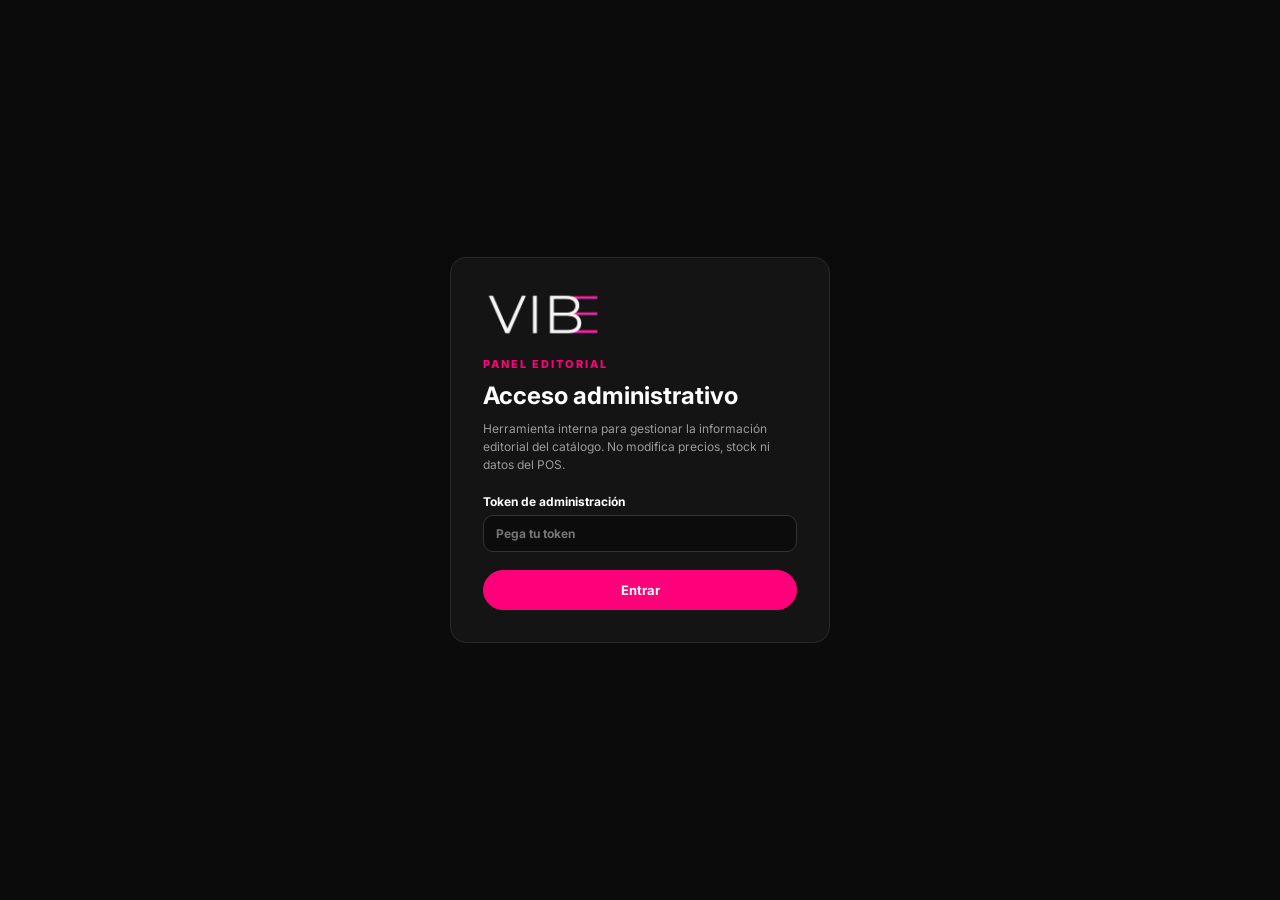
<file: admin/index.html>
<!doctype html>
<html lang="es">
<head>
<meta charset="UTF-8">
<meta name="viewport" content="width=device-width,initial-scale=1">
<meta name="robots" content="noindex, nofollow">
<title>VIBE — Panel editorial</title>
<link rel="icon" type="image/png" sizes="16x16" href="/assets/favicon/favicon-16.png">
<link rel="icon" type="image/png" sizes="32x32" href="/assets/favicon/favicon-32.png">
<link rel="icon" type="image/png" sizes="48x48" href="/assets/favicon/favicon-48.png">
<link rel="apple-touch-icon" href="/assets/favicon/apple-touch-icon.png">
<link rel="preconnect" href="https://fonts.googleapis.com">
<link rel="preconnect" href="https://fonts.gstatic.com" crossorigin>
<link href="https://fonts.googleapis.com/css2?family=Inter:wght@400;500;600;700;800&display=swap" rel="stylesheet">
<link rel="stylesheet" href="/admin/admin.css">
</head>
<body>

<div id="loginGate" class="login-gate">
  <div class="login-box">
    <img class="login-logo" src="/assets/brand/logo/vibe-logo-light.png" alt="VIBE">
    <p class="eyebrow">Panel editorial</p>
    <h1>Acceso administrativo</h1>
    <p class="hint">Herramienta interna para gestionar la información editorial del catálogo. No modifica precios, stock ni datos del POS.</p>
    <label>Token de administración
      <input id="tokenInput" type="password" placeholder="Pega tu token" autocomplete="off">
    </label>
    <button id="tokenSubmit" class="button dark full">Entrar</button>
    <p id="loginError" class="login-error hidden"></p>
  </div>
</div>

<!-- Fase 52 — Admin organizado por áreas de trabajo: barra lateral en
     escritorio, navegación inferior en mobile. -->
<div id="adminShell" class="admin-shell hidden">
  <aside class="admin-sidebar" aria-label="Áreas del panel">
    <div class="sidebar-brand">
      <img src="/assets/brand/logo/vibe-logo-light.png" alt="VIBE">
      <span>Panel editorial</span>
    </div>
    <nav class="sidebar-nav" id="adminNav">
      <button type="button" class="nav-item active" data-view="home" id="navHome"><span class="nav-ico" aria-hidden="true">◇</span><span>Inicio</span></button>
      <button type="button" class="nav-item" data-view="products" id="navProducts"><span class="nav-ico" aria-hidden="true">▢</span><span>Productos</span></button>
      <button type="button" class="nav-item" data-view="taxonomy" id="navTaxonomy"><span class="nav-ico" aria-hidden="true">≡</span><span>Clasificación</span></button>
      <button type="button" class="nav-item" data-view="merch" id="navMerch"><span class="nav-ico" aria-hidden="true">✦</span><span>Vitrinas</span></button>
      <button type="button" class="nav-item" data-view="hero" id="navHero"><span class="nav-ico" aria-hidden="true">◐</span><span>Carrusel</span></button>
      <button type="button" class="nav-item" data-view="orders" id="navOrders"><span class="nav-ico" aria-hidden="true">✉</span><span>Pedidos</span></button>
      <button type="button" class="nav-item" data-view="analytics" id="navAnalytics"><span class="nav-ico" aria-hidden="true">◔</span><span>Analítica</span></button>
    </nav>
    <button id="logoutButton" type="button" class="sidebar-logout">Salir</button>
  </aside>

  <div class="admin-content">
    <!-- Inicio: cifras reales del catálogo y accesos a lo que estás trabajando. -->
    <main id="homeApp" class="admin-main view-panel" data-view-panel="home">
      <header class="view-head">
        <div class="view-head-row"><p class="eyebrow">Inicio</p><button type="button" id="mobileLogout" class="mobile-logout">Salir</button></div>
        <h1>Tu catálogo VIBE</h1>
        <p class="view-sub">Resumen de lo que hoy se ve en el catálogo público. Tú decides qué productos trabajar y publicar.</p>
      </header>
      <p id="homeError" class="login-error hidden"></p>
      <div class="home-stats" id="homeStats"></div>
      <div class="home-grid">
        <section class="home-panel">
          <div class="panel-head"><h2>Publicados</h2><button type="button" class="link-btn" data-goto="products" data-status="published">Ver en Productos</button></div>
          <div id="homePublished" class="home-list"></div>
        </section>
        <section class="home-panel">
          <div class="panel-head"><h2>Pedidos recientes</h2><button type="button" class="link-btn" data-goto="orders">Ver todos</button></div>
          <div id="homeOrders" class="home-list"></div>
        </section>
      </div>
    </main>

    <!-- Productos -->
    <main id="app" class="admin-main view-panel hidden" data-view-panel="products">
      <header class="view-head">
        <p class="eyebrow">Productos</p>
        <h1>Productos del POS</h1>
        <p class="view-sub">Nombre, precio y disponibilidad vienen del POS. Aquí trabajas la ficha editorial y decides qué se publica.</p>
      </header>
      <section class="toolbar">
        <input id="searchInput" type="search" placeholder="Buscar por nombre, id o categoría" aria-label="Buscar productos">
        <select id="filterCategory" aria-label="Filtrar por categoría">
          <option value="all">Todas las categorías</option>
        </select>
      </section>
      <div class="chip-row" id="statusChips" role="group" aria-label="Filtrar por estado">
        <button type="button" class="chip active" data-status="all">Todos</button>
        <button type="button" class="chip" data-status="published">Publicados</button>
        <button type="button" class="chip" data-status="unpublished">No publicados</button>
        <button type="button" class="chip" data-status="with_ficha">Con ficha</button>
        <button type="button" class="chip" data-status="unclassified">Sin categoría VIBE</button>
        <button type="button" class="chip" data-status="review">Revisión pendiente</button>
        <button type="button" class="chip" data-status="unavailable">Agotados</button>
      </div>
      <p class="result-line"><span id="resultCount" class="result-count"></span></p>
      <p id="loadError" class="login-error hidden"></p>
      <div id="productRows" class="product-list" role="list"></div>
    </main>

    <!-- Clasificación (consulta): cómo está organizado hoy el catálogo. -->
    <main id="taxonomyApp" class="admin-main view-panel hidden" data-view-panel="taxonomy">
      <header class="view-head">
        <p class="eyebrow">Clasificación</p>
        <h1>Clasificación VIBE</h1>
        <p class="view-sub">Grupo › Categoría › Subcategoría. Aquí creas, renombras, mueves y eliminas categorías y subcategorías; cada cambio muestra los productos afectados y pide confirmación. La categoría POS es el dato de origen y no se modifica. Para cambiar la clasificación de un producto, ábrelo desde aquí.</p>
      </header>
      <p id="taxNotice" class="orders-notice hidden" role="status" aria-live="polite"></p>
      <div id="taxonomyTree" class="taxonomy-tree"></div>
      <section class="home-panel" id="taxonomyPosPanel">
        <div class="panel-head"><h2>Categorías de origen (POS)</h2></div>
        <div id="taxonomyPos" class="pos-chips"></div>
      </section>
    </main>

    <main id="merchApp" class="admin-main view-panel hidden" data-view-panel="merch">
      <header class="view-head">
        <p class="eyebrow">Organización comercial</p>
        <h1>Vitrinas, colecciones y etiquetas</h1>
        <p class="view-sub">Orden y visibilidad de las secciones de la tienda, Novedades, Más elegidos, colecciones, etiquetas y asignación de productos. Nada cambia en la tienda hasta que pulses «Guardar cambios». Esto es del catálogo: no modifica el POS.</p>
      </header>
      <div class="merch-savebar">
        <span id="merchStatus" class="save-status" role="status" aria-live="polite"></span>
        <button type="button" id="merchSave" class="button dark" disabled>Guardar cambios</button>
      </div>
      <div id="merchRoot" class="merch-root"><p class="section-hint">Cargando…</p></div>
    </main>

    <main id="analyticsApp" class="admin-main view-panel hidden" data-view-panel="analytics">
      <header class="view-head">
        <p class="eyebrow">Analítica comercial</p>
        <h1>Tráfico, interés y ventas</h1>
        <p class="view-sub">Visitas y comportamiento en el catálogo (Google Analytics 4), interés por productos, categorías y vitrinas, intención de compra y ventas confirmadas del POS. Todo es de solo lectura: nada de lo que ves aquí cambia la tienda ni el POS.</p>
      </header>
      <div id="analyticsRoot" class="an-root"></div>
    </main>

    <main id="heroApp" class="admin-main view-panel hidden" data-view-panel="hero">
      <header class="view-head">
        <p class="eyebrow">Carrusel</p>
        <h1>Carrusel del Home</h1>
        <p class="view-sub">Los slides activos aparecen en el Home, en el orden mostrado. Un slide inactivo nunca se muestra públicamente.</p>
      </header>
      <section class="toolbar toolbar-end">
        <button type="button" id="newSlideBtn" class="button dark">+ Nuevo slide</button>
      </section>

      <p id="heroLoadError" class="login-error hidden"></p>

      <div class="table-wrap">
        <table class="admin-table">
          <thead>
            <tr>
              <th>Preview</th>
              <th>Contenido</th>
              <th>Orden</th>
              <th>Activo</th>
              <th></th>
            </tr>
          </thead>
          <tbody id="heroRows"></tbody>
        </table>
      </div>
    </main>

    <!-- Fase 39 — pedidos entrantes, sin edición de estado: VIBE contacta
         manualmente por WhatsApp. Fase 53 — cada pedido se puede eliminar
         (cualquier estado), siempre tras confirmar. -->
    <main id="ordersApp" class="admin-main view-panel hidden" data-view-panel="orders">
      <header class="view-head">
        <p class="eyebrow">Pedidos</p>
        <h1>Pedidos recibidos</h1>
        <p class="view-sub">Más reciente primero. Sin edición de estado: VIBE contacta manualmente por WhatsApp Business usando el número del cliente. Eliminar un pedido no modifica productos, inventario ni fichas.</p>
      </header>

      <p class="result-line"><span id="ordersCount" class="result-count"></span></p>
      <p id="ordersReview" class="orders-review hidden" role="status"></p>
      <p id="ordersNotice" class="orders-notice hidden" role="status" aria-live="polite"></p>
      <p id="ordersLoadError" class="login-error hidden"></p>

      <div class="table-wrap">
        <table class="admin-table">
          <thead>
            <tr>
              <th>Nº</th>
              <th>Fecha</th>
              <th>Cliente</th>
              <th>WhatsApp</th>
              <th>Email</th>
              <th>Ciudad</th>
              <th>Total</th>
              <th>Estado</th>
              <th>Email al cliente</th>
              <th>Aviso a VIBE</th>
              <th><span class="visually-hidden">Acciones</span></th>
            </tr>
          </thead>
          <tbody id="ordersRows"></tbody>
        </table>
      </div>
    </main>
  </div>
</div>

<!-- Editor de producto a página completa (Fase 52). -->
<dialog id="editDialog" class="editor-page" aria-label="Editor de producto">
  <button id="closeEdit" type="button" class="editor-back" aria-label="Volver a Productos">← Productos</button>
  <div id="editContent"></div>
</dialog>

<!-- Fase 53 — confirmación de eliminación de un pedido. Cancelar (o Esc)
     cierra sin tocar ningún dato. -->
<dialog id="orderDeleteDialog" class="confirm-dialog" aria-labelledby="orderDeleteTitle">
  <form method="dialog" class="confirm-box">
    <h2 id="orderDeleteTitle">¿Eliminar el pedido <span id="orderDeleteNumber"></span>?</h2>
    <p id="orderDeleteSummary" class="confirm-summary"></p>
    <p class="confirm-warning">Esta acción es permanente: el pedido se borra de la base de datos y no se puede recuperar. No modifica productos, inventario ni fichas.</p>
    <p id="orderDeleteError" class="login-error hidden" role="alert"></p>
    <div class="confirm-actions">
      <button type="submit" value="cancel" id="orderDeleteCancel" class="button">Cancelar</button>
      <button type="button" id="orderDeleteConfirm" class="button danger">Eliminar pedido</button>
    </div>
  </form>
</dialog>

<!-- Fase 56 — confirmación para quitar una imagen de una ficha. Por
     defecto solo se desvincula: el archivo original se conserva. -->
<dialog id="imageRemoveDialog" class="confirm-dialog" aria-labelledby="imageRemoveTitle">
  <form method="dialog" class="confirm-box">
    <h2 id="imageRemoveTitle">¿Quitar la imagen?</h2>
    <div id="imageRemovePreview" class="image-remove-preview"></div>
    <p class="confirm-summary">La imagen dejará de mostrarse en esta ficha y en el catálogo público. El archivo original se conserva en el almacenamiento.</p>
    <label class="checkbox-field image-remove-file"><input type="checkbox" id="imageRemoveDeleteFile"> Borrar también el archivo del almacenamiento (solo si ninguna otra ficha ni slide lo usa). No se puede deshacer.</label>
    <div class="confirm-actions">
      <button type="submit" value="cancel" id="imageRemoveCancel" class="button">Cancelar</button>
      <button type="button" id="imageRemoveConfirm" class="button danger">Quitar imagen</button>
    </div>
  </form>
</dialog>

<!-- Fase 56 — acciones sobre categorías y subcategorías. -->
<dialog id="taxDialog" class="confirm-dialog" aria-labelledby="taxDialogTitle">
  <form method="dialog" class="confirm-box tax-dialog">
    <h2 id="taxDialogTitle"></h2>
    <div id="taxDialogBody"></div>
    <p id="taxDialogError" class="login-error hidden" role="alert"></p>
    <div class="confirm-actions">
      <button type="submit" value="cancel" class="button">Cancelar</button>
      <button type="button" id="taxDialogConfirm" class="button dark">Guardar</button>
    </div>
  </form>
</dialog>

<dialog id="heroEditDialog">
  <button id="closeHeroEdit" class="x">×</button>
  <div id="heroEditContent"></div>
</dialog>

<script type="module" src="/admin/admin.js"></script>
</body>
</html>
</file>
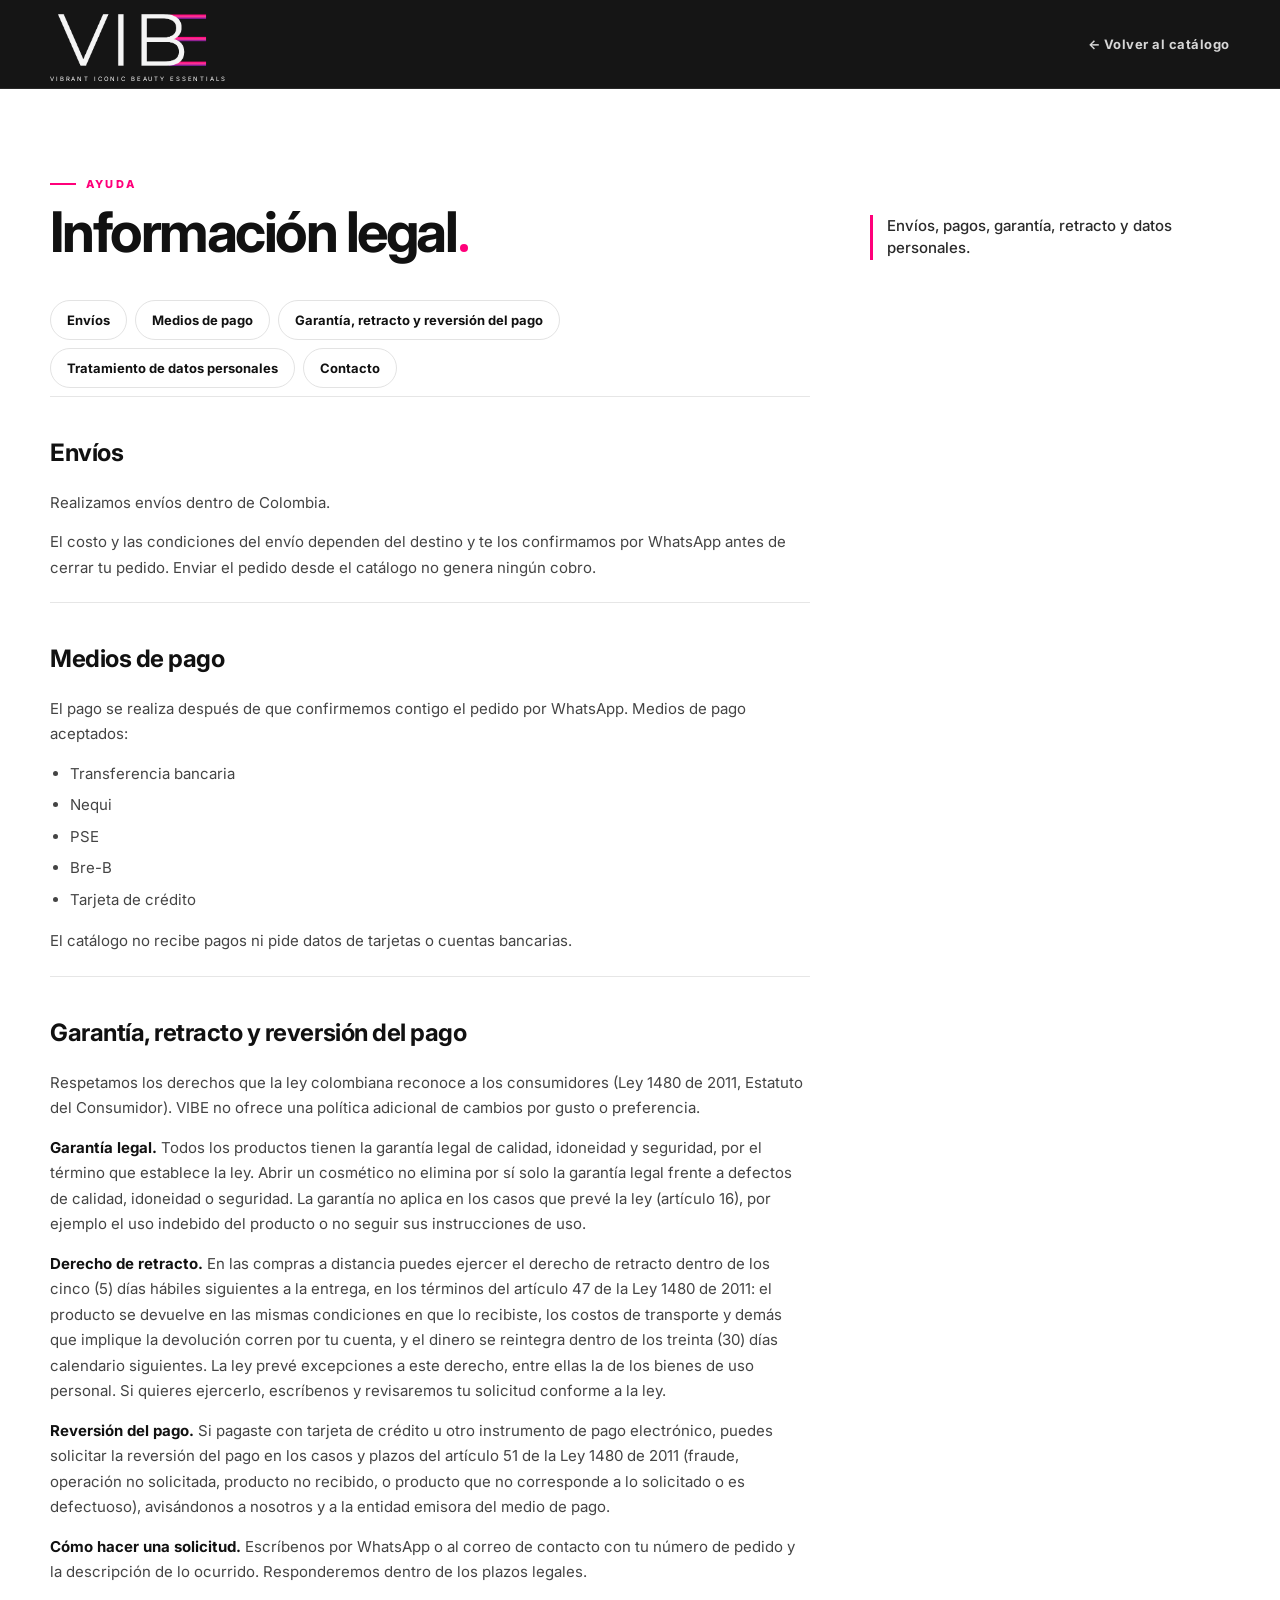
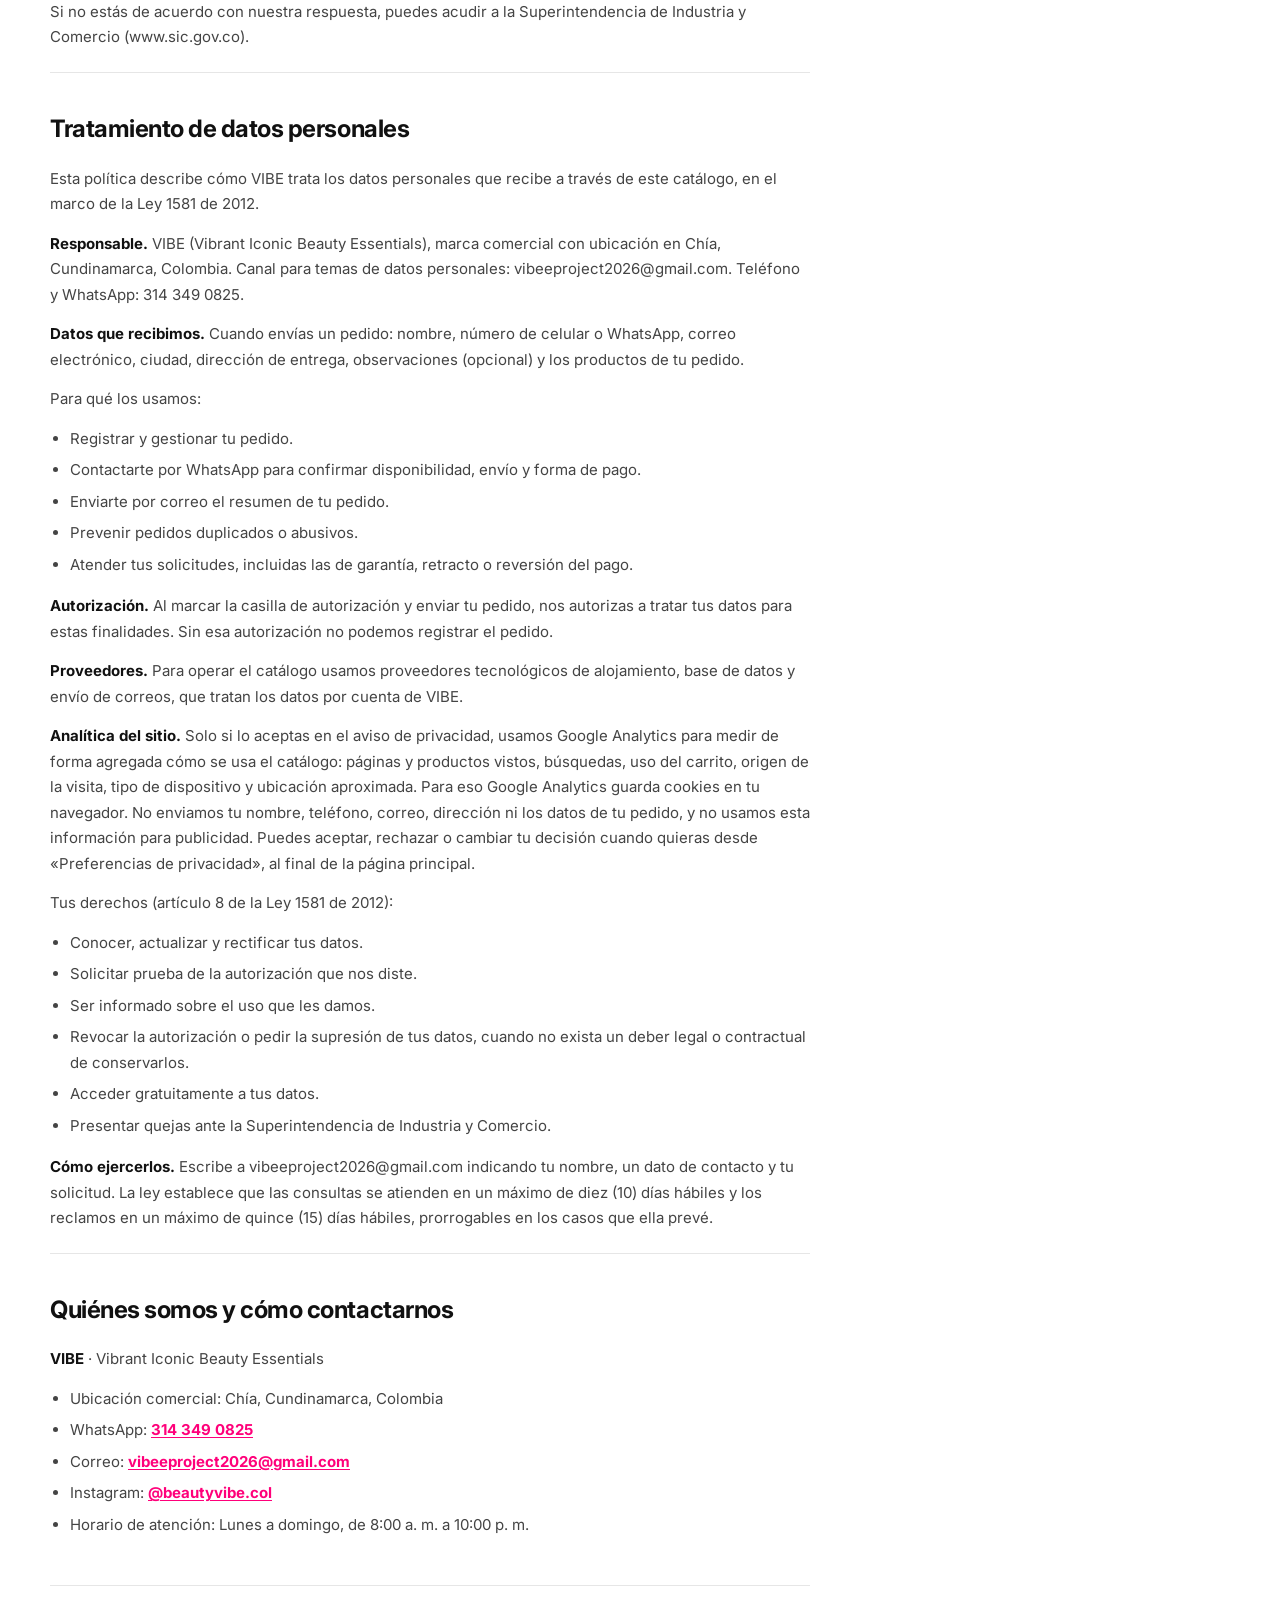
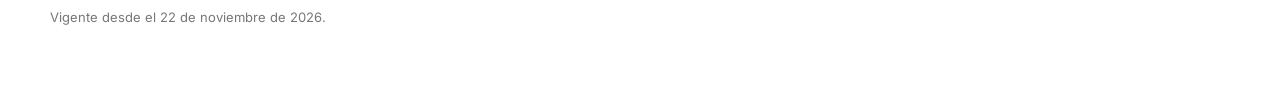
<file: legal.html>
<!doctype html>
<html lang="es">
<head>
<meta charset="UTF-8">
<meta name="viewport" content="width=device-width, initial-scale=1">
<title>Información legal · VIBE</title>
<meta name="description" content="Envíos, medios de pago, garantía, retracto y tratamiento de datos personales en VIBE.">
<link rel="canonical" href="https://www.vibebeautycol.com/legal.html">
<meta property="og:type" content="website">
<meta property="og:site_name" content="VIBE">
<meta property="og:locale" content="es_CO">
<meta property="og:url" content="https://www.vibebeautycol.com/legal.html">
<meta property="og:title" content="Información legal · VIBE">
<meta property="og:description" content="Envíos, medios de pago, garantía, retracto y tratamiento de datos personales en VIBE.">
<meta property="og:image" content="https://www.vibebeautycol.com/assets/brand/social/vibe-og-1200x630.png">
<meta property="og:image:width" content="1200">
<meta property="og:image:height" content="630">
<meta name="twitter:card" content="summary_large_image">
<meta name="theme-color" content="#0b0b0b">
<link rel="icon" type="image/png" sizes="16x16" href="assets/favicon/favicon-16.png">
<link rel="icon" type="image/png" sizes="32x32" href="assets/favicon/favicon-32.png">
<link rel="icon" type="image/png" sizes="48x48" href="assets/favicon/favicon-48.png">
<link rel="apple-touch-icon" href="assets/favicon/apple-touch-icon.png">
<link rel="preconnect" href="https://fonts.googleapis.com">
<link rel="preconnect" href="https://fonts.gstatic.com" crossorigin>
<link href="https://fonts.googleapis.com/css2?family=Inter:wght@400;500;700;800&display=swap" rel="stylesheet">
<link rel="stylesheet" href="css/styles.css">
</head>
<body class="legal-body">
<!-- Información legal y comercial de VIBE. El contenido sale de js/legal.js
     (única fuente; la misma que alimenta la columna «Legal» del pie) y se
     escribe aquí con scripts/build-legal.mjs, para que se lea sin JS. -->
<header>
  <div class="wrap nav">
    <a class="logo" href="./" aria-label="VIBE — volver al catálogo">
      <span class="logo-image"><picture><source type="image/webp" srcset="assets/brand/logo/vibe-logo-light.webp"><img src="assets/brand/logo/vibe-logo-light.png" alt="VIBE" width="504" height="207"></picture></span>
      <small>VIBRANT ICONIC BEAUTY ESSENTIALS</small>
    </a>
    <a class="legal-back" href="./#catalogo">← Volver al catálogo</a>
  </div>
</header>

<main class="faq legal-page">
  <div class="wrap">
    <div class="heading">
      <div><p class="eyebrow">AYUDA</p><h1 class="legal-title">Información legal</h1></div>
      <p>Envíos, pagos, garantía, retracto y datos personales.</p>
    </div>
    <div class="legal-doc">
<!-- legal:start (generado por scripts/build-legal.mjs; no editar a mano) -->
<nav class="legal-index" aria-label="Contenido"><ul><li><a href="#envios">Envíos</a></li><li><a href="#pagos">Medios de pago</a></li><li><a href="#cambios">Garantía, retracto y reversión del pago</a></li><li><a href="#datos">Tratamiento de datos personales</a></li><li><a href="#contacto-legal">Contacto</a></li></ul></nav><section class="legal-section" id="envios" aria-labelledby="envios-title"><h2 id="envios-title">Envíos</h2><p>Realizamos envíos dentro de Colombia.</p><p>El costo y las condiciones del envío dependen del destino y te los confirmamos por WhatsApp antes de cerrar tu pedido. Enviar el pedido desde el catálogo no genera ningún cobro.</p></section><section class="legal-section" id="pagos" aria-labelledby="pagos-title"><h2 id="pagos-title">Medios de pago</h2><p>El pago se realiza después de que confirmemos contigo el pedido por WhatsApp. Medios de pago aceptados:</p><ul><li>Transferencia bancaria</li><li>Nequi</li><li>PSE</li><li>Bre-B</li><li>Tarjeta de crédito</li></ul><p>El catálogo no recibe pagos ni pide datos de tarjetas o cuentas bancarias.</p></section><section class="legal-section" id="cambios" aria-labelledby="cambios-title"><h2 id="cambios-title">Garantía, retracto y reversión del pago</h2><p>Respetamos los derechos que la ley colombiana reconoce a los consumidores (Ley 1480 de 2011, Estatuto del Consumidor). VIBE no ofrece una política adicional de cambios por gusto o preferencia.</p><p><strong>Garantía legal.</strong> Todos los productos tienen la garantía legal de calidad, idoneidad y seguridad, por el término que establece la ley. Abrir un cosmético no elimina por sí solo la garantía legal frente a defectos de calidad, idoneidad o seguridad. La garantía no aplica en los casos que prevé la ley (artículo 16), por ejemplo el uso indebido del producto o no seguir sus instrucciones de uso.</p><p><strong>Derecho de retracto.</strong> En las compras a distancia puedes ejercer el derecho de retracto dentro de los cinco (5) días hábiles siguientes a la entrega, en los términos del artículo 47 de la Ley 1480 de 2011: el producto se devuelve en las mismas condiciones en que lo recibiste, los costos de transporte y demás que implique la devolución corren por tu cuenta, y el dinero se reintegra dentro de los treinta (30) días calendario siguientes. La ley prevé excepciones a este derecho, entre ellas la de los bienes de uso personal. Si quieres ejercerlo, escríbenos y revisaremos tu solicitud conforme a la ley.</p><p><strong>Reversión del pago.</strong> Si pagaste con tarjeta de crédito u otro instrumento de pago electrónico, puedes solicitar la reversión del pago en los casos y plazos del artículo 51 de la Ley 1480 de 2011 (fraude, operación no solicitada, producto no recibido, o producto que no corresponde a lo solicitado o es defectuoso), avisándonos a nosotros y a la entidad emisora del medio de pago.</p><p><strong>Cómo hacer una solicitud.</strong> Escríbenos por WhatsApp o al correo de contacto con tu número de pedido y la descripción de lo ocurrido. Responderemos dentro de los plazos legales.</p><p>Si no estás de acuerdo con nuestra respuesta, puedes acudir a la Superintendencia de Industria y Comercio (www.sic.gov.co).</p></section><section class="legal-section" id="datos" aria-labelledby="datos-title"><h2 id="datos-title">Tratamiento de datos personales</h2><p>Esta política describe cómo VIBE trata los datos personales que recibe a través de este catálogo, en el marco de la Ley 1581 de 2012.</p><p><strong>Responsable.</strong> VIBE (Vibrant Iconic Beauty Essentials), marca comercial con ubicación en Chía, Cundinamarca, Colombia. Canal para temas de datos personales: vibeeproject2026@gmail.com. Teléfono y WhatsApp: 314 349 0825.</p><p><strong>Datos que recibimos.</strong> Cuando envías un pedido: nombre, número de celular o WhatsApp, correo electrónico, ciudad, dirección de entrega, observaciones (opcional) y los productos de tu pedido.</p><p>Para qué los usamos:</p><ul><li>Registrar y gestionar tu pedido.</li><li>Contactarte por WhatsApp para confirmar disponibilidad, envío y forma de pago.</li><li>Enviarte por correo el resumen de tu pedido.</li><li>Prevenir pedidos duplicados o abusivos.</li><li>Atender tus solicitudes, incluidas las de garantía, retracto o reversión del pago.</li></ul><p><strong>Autorización.</strong> Al marcar la casilla de autorización y enviar tu pedido, nos autorizas a tratar tus datos para estas finalidades. Sin esa autorización no podemos registrar el pedido.</p><p><strong>Proveedores.</strong> Para operar el catálogo usamos proveedores tecnológicos de alojamiento, base de datos y envío de correos, que tratan los datos por cuenta de VIBE.</p><p><strong>Analítica del sitio.</strong> Solo si lo aceptas en el aviso de privacidad, usamos Google Analytics para medir de forma agregada cómo se usa el catálogo: páginas y productos vistos, búsquedas, uso del carrito, origen de la visita, tipo de dispositivo y ubicación aproximada. Para eso Google Analytics guarda cookies en tu navegador. No enviamos tu nombre, teléfono, correo, dirección ni los datos de tu pedido, y no usamos esta información para publicidad. Puedes aceptar, rechazar o cambiar tu decisión cuando quieras desde «Preferencias de privacidad», al final de la página principal.</p><p>Tus derechos (artículo 8 de la Ley 1581 de 2012):</p><ul><li>Conocer, actualizar y rectificar tus datos.</li><li>Solicitar prueba de la autorización que nos diste.</li><li>Ser informado sobre el uso que les damos.</li><li>Revocar la autorización o pedir la supresión de tus datos, cuando no exista un deber legal o contractual de conservarlos.</li><li>Acceder gratuitamente a tus datos.</li><li>Presentar quejas ante la Superintendencia de Industria y Comercio.</li></ul><p><strong>Cómo ejercerlos.</strong> Escribe a vibeeproject2026@gmail.com indicando tu nombre, un dato de contacto y tu solicitud. La ley establece que las consultas se atienden en un máximo de diez (10) días hábiles y los reclamos en un máximo de quince (15) días hábiles, prorrogables en los casos que ella prevé.</p></section><section class="legal-section legal-identity" id="contacto-legal" aria-labelledby="contacto-legal-title"><h2 id="contacto-legal-title">Quiénes somos y cómo contactarnos</h2>
    <p><strong>VIBE</strong> · Vibrant Iconic Beauty Essentials</p>
    <ul>
      <li>Ubicación comercial: Chía, Cundinamarca, Colombia</li>
      <li>WhatsApp: <a href="https://wa.me/573143490825" target="_blank" rel="noopener noreferrer">314 349 0825</a></li>
      <li>Correo: <a href="mailto:vibeeproject2026@gmail.com">vibeeproject2026@gmail.com</a></li>
      <li>Instagram: <a href="https://www.instagram.com/beautyvibe.col/" target="_blank" rel="noopener noreferrer">@beautyvibe.col</a></li>
      <li>Horario de atención: Lunes a domingo, de 8:00 a. m. a 10:00 p. m.</li>
    </ul></section><p class="legal-updated">Vigente desde el 22 de noviembre de 2026.</p>
<!-- legal:end -->
    </div>
  </div>
</main>
</body>
</html>
</file>
<file: admin/admin.css>
/* VIBE — Panel editorial. Utilitarian, not a landing page: reuses the
   brand's color tokens (same values as css/styles.css) but prioritizes
   density, legibility and low friction over the marketing look. This
   file is intentionally separate from css/styles.css — the public
   catalog's stylesheet is not imported or modified. */

:root{--bg:#0b0b0b;--surface:#141414;--line:#292929;--text:#fff;--muted:#9a9a9a;--pink:#FF007A;--pink2:#FF4FA3;--radius:12px}
*{box-sizing:border-box}
body{margin:0;background:#f5f5f5;color:#111;font-family:"Inter",system-ui,-apple-system,BlinkMacSystemFont,"Segoe UI",sans-serif;font-size:14px}
button,input,select,textarea{font:inherit}
.hidden{display:none!important}
.eyebrow{font-size:11px;letter-spacing:.18em;font-weight:800;color:var(--pink);margin:0 0 10px;text-transform:uppercase}

.button{border:1px solid var(--pink);border-radius:999px;min-height:40px;padding:0 18px;display:inline-flex;align-items:center;justify-content:center;font-weight:700;font-size:13px;cursor:pointer;background:transparent;color:var(--pink)}
.button.dark{background:var(--pink);color:#fff}
.button.dark:hover{background:var(--pink2)}
.button.full{width:100%}
.outline-admin{border:1px solid #333;background:transparent;color:#ccc;border-radius:999px;min-height:36px;padding:0 16px;font-size:12px;cursor:pointer}

/* Login gate */
.login-gate{position:fixed;inset:0;background:var(--bg);display:flex;align-items:center;justify-content:center;padding:20px;z-index:50}
.login-box{width:min(380px,100%);background:var(--surface);border:1px solid var(--line);border-radius:16px;padding:32px;color:#fff}
.login-box h1{margin:0 0 10px;font-size:24px}
.login-box .hint{color:var(--muted);font-size:12px;line-height:1.5;margin:0 0 20px}
.login-box label{display:block;font-size:12px;font-weight:700;margin-bottom:18px}
.login-box input{width:100%;margin-top:6px;border:1px solid #333;border-radius:10px;padding:10px 12px;background:#0c0c0c;color:#fff;outline:0}
.login-error{color:#ff6b6b;font-size:12px;margin-top:14px}

/* Header */
.admin-header{position:sticky;top:0;z-index:10;background:var(--bg);color:#fff;display:flex;align-items:center;justify-content:space-between;padding:14px 24px;border-bottom:1px solid var(--line);gap:20px}
.admin-brand{font-weight:800;letter-spacing:.02em}
.admin-brand span{color:var(--muted);font-weight:500}
.admin-tabs{display:flex;gap:6px;margin-right:auto}
.admin-tab{border:1px solid transparent;background:transparent;color:var(--muted);border-radius:999px;padding:8px 16px;font-size:13px;font-weight:700;cursor:pointer}
.admin-tab.active{background:#1e1e1e;color:#fff;border-color:var(--line)}
.admin-tab:hover:not(.active){color:#fff}

/* Main */
.admin-main{max-width:1280px;margin:0 auto;padding:24px}
.toolbar{display:flex;gap:10px;align-items:center;margin-bottom:16px;flex-wrap:wrap}
.toolbar input[type="search"]{flex:1;min-width:220px;border:1px solid #ddd;border-radius:8px;padding:9px 12px;background:#fff}
.toolbar select{border:1px solid #ddd;border-radius:8px;padding:9px 12px;background:#fff}
.result-count{color:#777;font-size:12px;margin-left:auto}

.table-wrap{background:#fff;border:1px solid #e2e2e2;border-radius:var(--radius);overflow:auto}
.admin-table{width:100%;border-collapse:collapse;min-width:900px}
.admin-table th{text-align:left;font-size:11px;letter-spacing:.06em;text-transform:uppercase;color:#888;padding:12px 14px;border-bottom:1px solid #eee;background:#fafafa;position:sticky;top:0}
.admin-table td{padding:11px 14px;border-bottom:1px solid #f0f0f0;vertical-align:middle}
.admin-table tr:hover td{background:#fdf5f9}
.prod-name{font-weight:700}
.prod-id{color:#999;font-size:11px;margin-left:6px}

.pill{display:inline-block;border-radius:999px;padding:3px 10px;font-size:11px;font-weight:700}
.pill-ok{background:#e6f8ee;color:#1a7f4c}
.pill-warn{background:#fff0e0;color:#a15c00}
.pill-muted{background:#f0f0f0;color:#777}
.pill-pink{background:#ffe3f0;color:#c30063}

.edit-link{border:0;background:none;color:var(--pink);font-weight:700;cursor:pointer;font-size:13px}

/* Edit dialog */
dialog{border:0;border-radius:16px;padding:0;width:min(720px,calc(100% - 32px));max-height:calc(100dvh - 40px);overflow:auto}
dialog::backdrop{background:#000a}
.x{position:absolute;right:14px;top:14px;border:0;background:transparent;font-size:24px;line-height:1;cursor:pointer;color:#666}
.edit-pos{background:#f7f7f7;padding:20px 28px;border-bottom:1px solid #eee}
.edit-pos h2{margin:0 0 12px;font-size:13px;letter-spacing:.08em;text-transform:uppercase;color:#888}
.section-hint{color:#aaa;font-weight:500;text-transform:none;letter-spacing:0;font-size:11px}
.edit-pos-grid{display:grid;grid-template-columns:repeat(4,1fr);gap:14px;font-size:13px}
.edit-pos-grid div span{display:block;color:#999;font-size:10px;text-transform:uppercase;letter-spacing:.06em;margin-bottom:3px}

.edit-images{padding:24px 28px;border-bottom:1px solid #eee;display:grid;gap:20px}
.edit-images h2{margin:0;font-size:13px;letter-spacing:.08em;text-transform:uppercase;color:var(--pink)}

/* Fase 34 — secciones del formulario de producto como acordeones
   (sección 6 de la fase: 12 bloques, cada campo independiente dentro,
   nunca agrupados en un solo textarea). */
.admin-accordion{border-bottom:1px solid #eee}
.admin-accordion summary{padding:16px 28px;font-size:13px;font-weight:700;letter-spacing:.02em;cursor:pointer;color:#333;list-style:revert}
.admin-accordion summary:hover{color:var(--pink)}
.admin-accordion-body{padding:4px 28px 24px;display:grid;gap:16px}
.admin-accordion-body label{display:grid;gap:6px;font-size:12px;font-weight:700;color:#333}
.admin-accordion-body input,.admin-accordion-body textarea,.admin-accordion-body select{border:1px solid #ddd;border-radius:8px;padding:9px 11px;font-size:13px;color:#111;background:#fff;font-weight:400}
.admin-accordion-body textarea{min-height:60px;resize:vertical}
.image-block{display:grid;gap:8px}
.image-block-label{margin:0;font-size:12px;font-weight:700;color:#333}
.image-preview-main{width:160px;aspect-ratio:4/5;border:1px solid #ddd;border-radius:8px;overflow:hidden;display:flex;align-items:center;justify-content:center;background:#fafafa}
.image-preview-main img{width:100%;height:100%;object-fit:cover}
.no-image{color:#999;font-size:12px;text-align:center;padding:8px}
.image-block input[type="file"]{font-size:12px}
.image-status{margin:0;font-size:12px;color:#777;min-height:16px;font-weight:600}
/* Fase estabilización — bug reportado: éxito, warning y error de un
   upload se veían todos igual (mismo gris neutro) — ahora cada estado
   tiene su propio color para que la diferencia sea obvia de un vistazo,
   sin depender solo de leer el texto completo. */
.image-status.status-ok{color:#0a7d3a}
.image-status.status-warn{color:#a15c00}
.image-status.status-error{color:#c30063}
.image-status.status-pending{color:#555}
.secondary-thumbs{display:flex;flex-wrap:wrap;gap:10px}
.secondary-thumb{position:relative;width:88px}
.secondary-thumb img{width:88px;height:110px;object-fit:cover;border:1px solid #ddd;border-radius:6px}
.secondary-thumb .delete-secondary{margin-top:4px;width:100%;border:1px solid #e2b0c4;background:#fff;color:#c30063;border-radius:6px;font-size:11px;padding:3px 0;cursor:pointer}
.edit-form{padding:24px 28px;display:grid;gap:16px}
.edit-form h2{margin:12px 0 4px;font-size:13px;letter-spacing:.08em;text-transform:uppercase;color:var(--pink)}
.edit-form h2:first-child{margin-top:0}
.edit-form label{display:grid;gap:6px;font-size:12px;font-weight:700;color:#333}
.edit-form input,.edit-form textarea,.edit-form select{border:1px solid #ddd;border-radius:8px;padding:9px 11px;font-size:13px;color:#111;background:#fff}
.edit-form textarea{min-height:64px;resize:vertical;font-weight:400}
.edit-form input::placeholder,.edit-form textarea::placeholder{color:#b8b8b8;font-weight:400}
.edit-row{display:grid;grid-template-columns:1fr 1fr;gap:14px}
.edit-row-3{display:grid;grid-template-columns:1fr 1fr 1fr;gap:14px}
.checkbox-field{display:flex;align-items:center;gap:8px;flex-direction:row}
.checkbox-field input{width:16px;height:16px}

/* Fase 39 — fieldset de destino de clic del Hero: mismo look que el
   resto de .edit-form (labels/selects), con un borde sutil propio para
   agruparlo visualmente sin destacar de más. */
.hero-link-fieldset{border:1px solid #e5e5e5;border-radius:10px;padding:14px 16px 16px;display:grid;gap:12px;margin:0}
.hero-link-fieldset legend{font-size:11px;font-weight:800;letter-spacing:.08em;text-transform:uppercase;color:var(--pink);padding:0 6px}
.hero-link-sub.hidden{display:none}
#heroLinkPreview{margin:0;font-size:12px;color:#666;font-weight:400}
.image-hint{font-size:11px;color:#999;font-weight:400}
.save-row{display:flex;justify-content:flex-end;gap:10px;padding-top:6px;border-top:1px solid #eee}
.save-status{font-size:12px;color:#777;align-self:center}

@media(max-width:720px){
  .edit-pos-grid{grid-template-columns:repeat(2,1fr)}
  .edit-row,.edit-row-3{grid-template-columns:1fr}
}

/* Fase 33 — Carrusel Hero */
.hero-admin-hint{color:#777;font-size:12px;margin:0;flex:1}
.hero-thumb{width:96px;aspect-ratio:16/10;border-radius:8px;overflow:hidden;background:#f0f0f0;display:flex;align-items:center;justify-content:center}
.hero-thumb img{width:100%;height:100%;object-fit:cover}
.hero-content-cell{max-width:260px}
.hero-content-cell .prod-name{display:block}
.hero-content-cell .section-hint{display:block;margin-top:2px;color:#999}
.reorder-btns{display:inline-flex;gap:4px;margin-right:8px}
.reorder-btns button{border:1px solid #ddd;background:#fff;border-radius:6px;width:24px;height:24px;cursor:pointer;color:#555;font-size:12px;line-height:1}
.reorder-btns button:disabled{opacity:.3;cursor:not-allowed}
.toggle-active{border:0;background:none;cursor:pointer;padding:0}
.delete-slide{border:0;background:none;color:#c30063;font-weight:700;cursor:pointer;font-size:13px;margin-left:10px}

.hero-preview{background:#0c0c0c;border-radius:10px;overflow:hidden;position:relative;aspect-ratio:16/9;display:flex;align-items:flex-end}
.hero-preview img{position:absolute;inset:0;width:100%;height:100%;object-fit:cover}
.hero-preview .no-image{position:relative;width:100%;color:#777}

/* Fase 36.1 — bug reportado: un <img> roto sobre el fondo oscuro de
   .hero-preview/.hero-thumb se veía como un "preview negro" silencioso,
   indistinguible de un fallo real. "error" no burbujea en <img>, así que
   se escucha en fase de captura (ver admin.js) y se reemplaza por este
   estado visible en vez de dejar el fondo oscuro vacío. */
.hero-img-error{position:relative;z-index:2;display:flex;align-items:center;justify-content:center;gap:6px;width:100%;height:100%;color:#ff8a8a;background:#2a0d0d;font-size:12px;font-weight:600;text-align:center;padding:8px}
.hero-thumb .hero-img-error{font-size:10px;padding:4px}
.hero-preview-copy{position:relative;z-index:1;padding:16px 18px;color:#fff;background:linear-gradient(0deg,#000000b3 0%,#00000000 80%);width:100%}
.hero-preview-copy p{margin:0 0 4px;font-size:11px;color:var(--pink);text-transform:uppercase;letter-spacing:.1em;font-weight:800}
.hero-preview-copy h3{margin:0 0 4px;font-size:18px}
.hero-preview-copy span{display:inline-block;margin-top:6px;border:1px solid #fff;border-radius:999px;padding:5px 12px;font-size:11px;font-weight:700}

/* Fase 51 — ficha de producto: barra de acciones fija arriba (guardar
   sin bajar hasta el final del formulario largo) y X siempre accesible
   encima de ella. */
#editDialog > .x{position:sticky;top:10px;float:right;z-index:6;margin:10px 12px -46px 0;width:36px;height:36px;border-radius:50%}
#editDialog > .x:hover{background:#f0f0f0}
.edit-actionbar{position:sticky;top:0;z-index:5;display:flex;align-items:center;gap:12px;padding:12px 60px 12px 28px;background:#fff;border-bottom:1px solid #eee;box-shadow:0 6px 14px -12px #0003}
.edit-actionbar-title{flex:1;min-width:0;white-space:nowrap;overflow:hidden;text-overflow:ellipsis;font-size:14px}
.save-status.save-error{color:#b42318;font-weight:600}

/* Fase 51 — clasificación VIBE en el listado y en la ficha. */
.class-cell{min-width:180px}
.class-main{display:block;font-size:13px;font-weight:600;color:#222}
.class-where{display:block;margin-top:3px;font-size:11px;color:#888}
.class-cell .pill{margin-bottom:2px}
.placement-hint{margin:4px 0 0;padding:8px 12px;border-radius:8px;background:#f2f8f4;color:#1a5c3a;font-size:12px;font-weight:600}
.placement-hint.placement-warn{background:#fff6ea;color:#8a4b00}
.publish-hint{margin:6px 0 10px;padding:8px 12px;border-radius:8px;background:#fff6ea;color:#8a4b00;font-size:12px;font-weight:600}

@media(max-width:720px){
  .edit-actionbar{padding:10px 56px 10px 16px;flex-wrap:wrap}
  .edit-actionbar .button{flex:1}
  .edit-actionbar-title{flex-basis:100%}
}

/* Fase 51 — header en mobile: marca + "Salir" arriba y pestañas en una
   fila propia (deslizable si no caben). Antes "Salir" quedaba fuera de
   la pantalla (desborde horizontal de ~76px en 390px). */
@media(max-width:720px){
  .admin-header{flex-wrap:wrap;gap:10px;padding:12px 16px}
  .admin-tabs{order:3;width:100%;margin-right:0;overflow-x:auto;scrollbar-width:none}
  .admin-tabs::-webkit-scrollbar{display:none}
  .admin-tab{flex-shrink:0;min-height:40px}
}

/* ==========================================================================
   Fase 52 — Admin organizado por áreas de trabajo. Fondo claro cálido,
   barra lateral negra con el logo oficial, rosa VIBE como acento. Mismas
   clases/ids que usa admin.js; Carrusel y Pedidos reutilizan sus tablas.
   ========================================================================== */
:root{--paper:#fbf8f9;--card:#ffffff;--ink:#151214;--ink-2:#4a4246;--soft:#6f6469;--hair:#ece4e8;--blush:#ffe3f0;--blush-ink:#c3005e;--side:#0b0b0b;--side-ink:#b9adb3}
body{background:var(--paper);color:var(--ink)}
.login-logo{width:120px;display:block;margin:0 0 18px}
[hidden]{display:none!important}

.admin-shell{display:grid;grid-template-columns:232px 1fr;min-height:100dvh}
.admin-sidebar{position:sticky;top:0;height:100dvh;background:var(--side);color:#fff;display:flex;flex-direction:column;padding:22px 14px;gap:22px}
.sidebar-brand{display:grid;gap:6px;padding:0 10px}
.sidebar-brand img{width:112px}
.sidebar-brand span{font-size:10px;letter-spacing:.24em;text-transform:uppercase;color:var(--side-ink)}
.sidebar-nav{display:grid;gap:4px}
.nav-item{display:flex;align-items:center;gap:12px;border:0;background:transparent;color:var(--side-ink);padding:11px 12px;border-radius:10px;font-weight:600;font-size:14px;text-align:left;cursor:pointer;transition:background .15s ease,color .15s ease}
.nav-item:hover{color:#fff;background:#1a1416}
.nav-item.active{color:#fff;background:#2a1520;box-shadow:inset 3px 0 0 var(--pink)}
.nav-item:focus-visible,.sidebar-logout:focus-visible{outline:2px solid var(--pink);outline-offset:2px}
.nav-ico{width:18px;text-align:center;color:var(--pink);font-size:13px}
.sidebar-logout{margin-top:auto;border:1px solid #2c2629;background:transparent;color:var(--side-ink);border-radius:999px;min-height:38px;cursor:pointer;font-weight:600}
.sidebar-logout:hover{color:#fff;border-color:#4a3f44}

.admin-content{min-width:0}
.admin-main{max-width:1180px;padding:32px 36px 48px}
.view-head{display:grid;gap:4px;margin-bottom:22px}
.view-head .eyebrow{margin:0}
.view-head h1{margin:0;font-size:30px;font-weight:800;letter-spacing:-.02em}
.view-sub{margin:0;color:var(--soft);max-width:70ch;line-height:1.5}

/* Productos */
.toolbar{display:flex;gap:10px;flex-wrap:wrap;align-items:center;margin-bottom:12px}
.toolbar-end{justify-content:flex-end}
.toolbar input[type=search]{flex:1 1 280px;min-height:44px;border:1px solid var(--hair);border-radius:999px;padding:0 18px;background:var(--card)}
.toolbar select{min-height:44px;border:1px solid var(--hair);border-radius:999px;padding:0 14px;background:var(--card);color:var(--ink)}
.toolbar input:focus-visible,.toolbar select:focus-visible{outline:2px solid var(--pink);outline-offset:1px}
.chip-row{display:flex;gap:8px;flex-wrap:wrap;margin-bottom:10px}
.chip{border:1px solid var(--hair);background:var(--card);color:var(--ink-2);border-radius:999px;padding:7px 14px;font-size:13px;font-weight:600;cursor:pointer}
.chip:hover{border-color:#d9cdd3}
.chip.active{background:var(--ink);border-color:var(--ink);color:#fff}
.chip:focus-visible{outline:2px solid var(--pink);outline-offset:2px}
.result-line{margin:4px 0 14px;color:var(--soft);font-size:12px}
.product-list{display:grid;grid-template-columns:repeat(auto-fill,minmax(440px,1fr));gap:12px}
.product-card-btn{width:100%;display:grid;grid-template-columns:64px 1fr auto;gap:14px;align-items:center;text-align:left;background:var(--card);border:1px solid var(--hair);border-radius:14px;padding:12px 14px;cursor:pointer;transition:border-color .15s ease,box-shadow .15s ease}
.product-card-btn:hover{border-color:#f0b9d3;box-shadow:0 8px 22px -16px #ff007a66}
.product-card-btn:focus-visible{outline:2px solid var(--pink);outline-offset:2px}
.pc-thumb,.hi-thumb,.es-thumb{display:grid;place-items:center;overflow:hidden;border-radius:12px;background:#f6eef2}
.pc-thumb{width:64px;height:64px}
.pc-thumb img,.hi-thumb img,.es-thumb img{width:100%;height:100%;object-fit:contain;background:#fff}
.pc-thumb-empty{color:#b48aa0;font-weight:800;font-size:15px;letter-spacing:.04em;background:linear-gradient(135deg,#fdf1f6,#f6eaf0)}
.pc-main{display:grid;gap:3px;min-width:0}
.pc-name{font-weight:700;font-size:14.5px;color:var(--ink);overflow:hidden;text-overflow:ellipsis}
.pc-meta{font-size:12px;color:var(--soft)}
.pc-class{min-width:0}
.pc-state{display:flex;flex-direction:column;align-items:flex-end;gap:5px}
.pill-outline{background:transparent;border:1px solid #e3c6d4;color:var(--blush-ink)}
.empty-state{color:var(--soft);font-size:13px;margin:6px 0}

/* Inicio */
.home-stats{display:grid;grid-template-columns:repeat(4,minmax(0,1fr));gap:12px;margin-bottom:18px}
.stat-card{background:var(--card);border:1px solid var(--hair);border-radius:14px;padding:16px 18px;display:grid;gap:2px}
.stat-card b{font-size:30px;font-weight:800;letter-spacing:-.02em;font-variant-numeric:tabular-nums}
.stat-card span{font-size:12.5px;color:var(--ink-2)}
.stat-card small{font-size:11.5px;color:var(--soft)}
.home-grid{display:grid;grid-template-columns:1.3fr 1fr;gap:16px;align-items:start}
.home-panel{background:var(--card);border:1px solid var(--hair);border-radius:16px;padding:18px 18px 10px}
.panel-head{display:flex;justify-content:space-between;align-items:baseline;gap:10px;margin-bottom:8px}
.panel-head h2{margin:0;font-size:16px;font-weight:800}
.link-btn{border:0;background:none;color:var(--blush-ink);font-weight:700;font-size:12.5px;cursor:pointer;padding:6px 0}
.link-btn:focus-visible{outline:2px solid var(--pink);outline-offset:2px;border-radius:4px}
.home-list{display:grid}
.home-item{display:grid;grid-template-columns:auto 1fr auto;gap:12px;align-items:center;padding:10px 4px;border:0;border-top:1px solid var(--hair);background:none;text-align:left;width:100%}
button.home-item{cursor:pointer}
button.home-item:hover .hi-name{color:var(--blush-ink)}
button.home-item:focus-visible{outline:2px solid var(--pink);outline-offset:2px;border-radius:8px}
.home-order{grid-template-columns:1fr auto}
.hi-thumb{width:44px;height:44px;border-radius:10px}
.hi-main{display:grid;gap:2px;min-width:0}
.hi-name{font-weight:700;font-size:13.5px}
.hi-sub{font-size:12px;color:var(--soft)}
.hi-chips{display:flex;gap:6px;align-items:center;justify-content:flex-end;flex-wrap:wrap}

/* Clasificación */
.taxonomy-tree{display:grid;gap:14px;margin-bottom:16px}
.tax-legend{margin:0;color:var(--soft);font-size:12.5px;display:flex;gap:8px;align-items:center;flex-wrap:wrap}
.tax-group{background:var(--card);border:1px solid var(--hair);border-radius:16px;padding:18px 20px;display:grid;gap:4px}
.tax-group-head{display:flex;justify-content:space-between;align-items:baseline;gap:12px;flex-wrap:wrap}
.tax-group-head h2{margin:0;font-size:18px;font-weight:800}
.tax-count{font-size:12px;color:var(--soft)}
.tax-cat{border-top:1px dashed var(--hair);padding:12px 0 6px;display:grid;gap:8px}
.tax-cat-head{display:flex;gap:10px;align-items:baseline}
.sub-chips{display:flex;flex-wrap:wrap;gap:6px}
.sub-chip{display:inline-flex;align-items:center;gap:6px;font-size:12px;border-radius:999px;padding:4px 10px;background:#f6eef2;color:var(--ink-2)}
.sub-chip b{font-size:11px;background:#fff;border-radius:999px;padding:0 6px;color:var(--ink)}
.sub-chip.sub-zero{background:transparent;border:1px dashed #e6d9df;color:#a99aa1}
.sub-chip.sub-hist{background:#fff1df;color:#8a4b00}
.sub-chip.sub-none{background:#f2f2f2;color:#777}
.tax-products{display:flex;flex-wrap:wrap;gap:6px 14px;align-items:center}
.tax-product{border:0;background:none;padding:2px 0;color:var(--blush-ink);font-weight:600;font-size:13px;cursor:pointer;text-decoration:underline;text-underline-offset:3px;text-decoration-color:#f3b6d2}
.tax-product:focus-visible{outline:2px solid var(--pink);outline-offset:2px;border-radius:4px}
.tax-muted{color:var(--soft);font-weight:400;font-size:12px}
.tax-note{background:#fffaf3;border-color:#f6e2c5}
.pos-chips{display:flex;flex-wrap:wrap;gap:8px;padding-bottom:8px}
.pos-chip{display:grid;gap:2px;font-size:12px;color:var(--soft);background:#faf6f8;border-radius:12px;padding:8px 12px}
.pos-chip b{color:var(--ink);font-size:13px}

/* Carrusel / Pedidos dentro del nuevo marco */
.table-wrap{border-color:var(--hair);border-radius:16px}

/* Editor de producto a página completa */
dialog#editDialog.editor-page{width:100%;max-width:none;height:100dvh;max-height:100dvh;margin:0;inset:0;border-radius:0;background:var(--paper);padding:0}
dialog#editDialog.editor-page::backdrop{background:#0b0b0b99}
.editor-back{position:fixed;top:12px;left:16px;z-index:8;min-height:40px;border:1px solid var(--hair);background:var(--card);color:var(--ink);border-radius:999px;padding:0 16px;font-weight:700;font-size:13px;cursor:pointer}
.editor-back:hover{border-color:#d9cdd3}
.editor-back:focus-visible{outline:2px solid var(--pink);outline-offset:2px}
#editDialog .edit-actionbar{padding:12px 28px 12px 170px;background:var(--card);border-bottom:1px solid var(--hair);min-height:64px}
#editDialog .edit-actionbar-title{font-size:15px}
.editor-tabs{position:sticky;top:64px;z-index:4;display:flex;gap:4px;overflow-x:auto;scrollbar-width:none;padding:10px 28px;background:var(--paper);border-bottom:1px solid var(--hair)}
.editor-tabs::-webkit-scrollbar{display:none}
.editor-tab{flex-shrink:0;border:0;background:transparent;color:var(--ink-2);border-radius:999px;padding:8px 14px;font-weight:600;font-size:13px;cursor:pointer}
.editor-tab:hover{background:#f3eaee}
.editor-tab.active{background:var(--ink);color:#fff}
.editor-tab:focus-visible{outline:2px solid var(--pink);outline-offset:2px}
#editContent > section,#editContent > .edit-pos,#editContent > form{max-width:980px;margin-inline:auto}
.editor-summary{display:grid;grid-template-columns:150px 1fr;gap:22px;align-items:start;margin-top:24px;background:var(--card);border:1px solid var(--hair);border-radius:18px;padding:22px}
.es-thumb{width:150px;height:150px;border-radius:14px}
.es-main{display:grid;gap:6px}
.es-main .eyebrow{margin:0}
.es-name{margin:0;font-size:26px;font-weight:800;letter-spacing:-.02em}
.es-pos{margin:0;color:var(--ink-2);font-size:13.5px}
.es-place{margin:0;font-size:13px;color:var(--soft)}
.es-place b{color:var(--ink)}
.es-content{display:flex;flex-wrap:wrap;gap:6px;margin-top:4px}
#editContent > .edit-pos{margin-top:16px;border-radius:16px;border:1px solid var(--hair);background:#fdfafb}
.editor-section{background:var(--card);border:1px solid var(--hair);border-radius:16px;padding:20px 24px;margin-top:16px;display:grid;gap:12px}
.editor-section-title{margin:0;font-size:13px;font-weight:800;letter-spacing:.08em;text-transform:uppercase;color:var(--blush-ink)}
#editContent > form.edit-form{margin-top:16px;margin-bottom:40px;background:var(--card);border:1px solid var(--hair);border-radius:16px;padding:20px 24px}
#editContent > form.edit-form h2{margin-top:0}

@media(max-width:1100px){
  .home-grid{grid-template-columns:1fr}
  .product-list{grid-template-columns:1fr}
}
@media(max-width:860px){
  .home-stats{grid-template-columns:repeat(2,minmax(0,1fr))}
}
/* Mobile: navegación inferior fija, contenido a una columna. */
@media(max-width:720px){
  .admin-shell{grid-template-columns:1fr}
  .admin-sidebar{position:fixed;inset:auto 0 0 0;top:auto;height:auto;z-index:20;flex-direction:row;padding:6px 6px calc(6px + env(safe-area-inset-bottom,0px));gap:0;border-top:1px solid #2a2326}
  .sidebar-brand,.sidebar-logout{display:none}
  .sidebar-nav{grid-template-columns:repeat(5,1fr);width:100%;gap:2px}
  .nav-item{flex-direction:column;gap:3px;padding:7px 2px;font-size:10.5px;justify-content:center;text-align:center;min-height:52px}
  .nav-item.active{box-shadow:inset 0 2px 0 var(--pink)}
  .admin-main{padding:20px 16px 96px}
  .view-head h1{font-size:24px}
  .product-card-btn{grid-template-columns:52px 1fr;gap:12px}
  .pc-thumb{width:52px;height:52px}
  .pc-state{grid-column:1/-1;flex-direction:row;flex-wrap:wrap;justify-content:flex-start}
  .home-item{grid-template-columns:auto 1fr}
  .home-item .hi-chips{grid-column:2;justify-content:flex-start}
  .home-order{grid-template-columns:1fr}
  .home-order .hi-chips{grid-column:1}
  #editDialog .edit-actionbar{padding:10px 14px 10px 132px;min-height:60px}
  .editor-back{top:10px;left:10px;padding:0 12px}
  .editor-tabs{top:60px;padding:8px 14px}
  #editContent > section,#editContent > .edit-pos,#editContent > form{margin-inline:12px}
  .editor-summary{grid-template-columns:84px 1fr;gap:14px;padding:16px}
  .es-thumb{width:84px;height:84px}
  .es-name{font-size:20px}
  .editor-section{padding:16px}
}
@media(prefers-reduced-motion:reduce){.nav-item,.product-card-btn,.chip{transition:none}}
.view-head-row{display:flex;justify-content:space-between;align-items:center;gap:12px}
.mobile-logout{display:none;border:1px solid var(--hair);background:var(--card);color:var(--ink-2);border-radius:999px;min-height:36px;padding:0 14px;font-weight:600;cursor:pointer}
@media(max-width:720px){.mobile-logout{display:inline-flex;align-items:center}}

/* Fase 53 — eliminar pedidos: acción por fila, confirmación y aviso. */
.visually-hidden{position:absolute;width:1px;height:1px;overflow:hidden;clip:rect(0 0 0 0);white-space:nowrap}
.order-delete{min-height:36px;padding:0 14px;border:1px solid #f0c2d6;border-radius:999px;background:#fff;color:#b0003a;font-size:12px;font-weight:700;cursor:pointer;white-space:nowrap}
.order-delete:hover{background:#fff0f5;border-color:#b0003a}
.order-delete:focus-visible{outline:2px solid #b0003a;outline-offset:2px}
.button.danger{background:#b0003a;border-color:#b0003a;color:#fff}
.button.danger:hover{background:#8f002f}
.button:disabled{opacity:.55;cursor:not-allowed}
dialog.confirm-dialog{width:min(460px,calc(100% - 32px))}
.confirm-box{margin:0;padding:24px}
.confirm-box h2{margin:0 0 10px;font-size:20px;line-height:1.25}
.confirm-summary{margin:0 0 12px;color:var(--ink-2);font-weight:600}
.confirm-warning{margin:0 0 18px;padding:10px 12px;border-left:3px solid #b0003a;background:#fff4f7;color:#5c1a30;font-size:13px;line-height:1.45}
.confirm-actions{display:flex;justify-content:flex-end;gap:10px;flex-wrap:wrap}
.orders-notice{margin:0 0 14px;padding:10px 14px;border-radius:10px;background:#e6f8ee;color:#1a7f4c;font-weight:600}
.orders-notice.is-error{background:#fff0f0;color:#b00020}

/* Fase 53/54 — subcategoría controlada: marca visible de revisión
   pendiente y sugerencia editable para valores históricos. */
.pill-review{background:#fff1df;color:#8a4b00;border:1px solid #f3c98f}
.class-suggestion{margin:0;padding:10px 14px;border:1px dashed #f3c98f;border-radius:12px;background:#fffaf2;font-size:13px}
.review-hint{color:#8a4b00;font-weight:600}

/* Fase 53 — corrección de la Fase 52: organizeEditorTabs mueve los campos
   de .admin-accordion-body a .editor-section, y con eso perdían el estilo
   de etiquetas y campos (quedaban en línea, sin borde). Mismas reglas. */
.editor-section label{display:grid;gap:6px;font-size:12px;font-weight:700;color:#333}
.editor-section input,.editor-section textarea,.editor-section select{border:1px solid #ddd;border-radius:8px;padding:9px 11px;font-size:13px;color:#111;background:#fff;font-weight:400}
.editor-section textarea{min-height:60px;resize:vertical}
.editor-section .checkbox-field,.edit-form .checkbox-field{display:flex;align-items:center;gap:8px;flex-direction:row}

/* Fase 55 — aviso interno a VIBE por pedido. */
.notice-cell{min-width:120px}
.order-retry{display:block;margin:4px 0 0;padding:2px 0;font-size:12px;white-space:nowrap}
.order-retry:disabled{opacity:.5;cursor:default}
.orders-review{margin:0 0 14px;padding:10px 14px;border-radius:10px;background:#f4f4f4;color:#555;font-weight:600}
.orders-review.is-warn{background:#fff1df;color:#8a4b00}

/* Fase 56 — quitar imágenes de una ficha. */
.remove-image-btn{margin-left:8px;border-color:#f0c2d6;color:#b0003a}
.image-remove-preview img{display:block;max-width:180px;max-height:180px;margin:0 0 12px;border-radius:10px;border:1px solid #eee;object-fit:contain;background:#fafafa}
.image-remove-file{margin:0 0 16px;font-size:13px;color:#5c1a30}

/* Fase 56 — taxonomía administrable. */
.tax-actions{display:inline-flex;gap:6px;margin-left:auto;flex-wrap:wrap}
.tax-act{border:1px solid var(--hair);background:#fff;color:var(--ink-2);border-radius:999px;padding:4px 10px;font-size:12px;font-weight:700;cursor:pointer}
.tax-act:hover{border-color:var(--blush-ink);color:var(--blush-ink)}
.tax-act.tax-danger{color:#b0003a;border-color:#f0c2d6}
.tax-act.tax-add{border-style:dashed;color:var(--blush-ink)}
.tax-group-head .tax-add{margin-left:auto}
button.sub-chip{cursor:pointer;font:inherit}
button.sub-chip.sub-edit:hover{outline:2px solid var(--blush-ink);outline-offset:1px}
.tax-dialog label{display:grid;gap:6px;margin:0 0 12px;font-size:12px;font-weight:700;color:#333}
.tax-dialog input,.tax-dialog select{border:1px solid #ddd;border-radius:8px;padding:9px 11px;font-size:13px;font-weight:400}
.tax-dialog .checkbox-field{display:flex;align-items:center;gap:8px;margin:0 0 6px;font-weight:600}
.tax-choice{border:0;margin:0 0 10px;padding:0}
.tax-choice legend{font-size:12px;font-weight:800;margin-bottom:6px}
.tax-impact{margin:0 0 6px;font-weight:700;font-size:13px}
.tax-impact-list{margin:0 0 12px;padding-left:18px;font-size:13px;color:var(--ink-2);max-height:140px;overflow:auto}
.tax-note-text{margin:0 0 12px;font-size:12.5px;color:var(--soft)}

/* Fase 56 — editor de tonos. */
.shade-rows{display:grid;gap:10px}
.shade-row{display:flex;flex-wrap:wrap;align-items:center;gap:10px 14px;padding:10px 12px;border:1px solid var(--hair);border-radius:12px;background:#fff}
.shade-dot{width:28px;height:28px;border-radius:50%;background:var(--shade);box-shadow:0 0 0 1px #00000026;flex-shrink:0}
.shade-dot-empty{background:repeating-linear-gradient(45deg,#f2f2f2 0 4px,#fff 4px 8px)}
.editor-section .shade-color input[type=color]{width:44px;height:34px;padding:2px}
.shade-name{flex:1 1 180px}
/* Precio por variante: campo opcional y estado (propio / precio general). */
.shade-price{flex:0 1 150px}
.option-price-state{flex:0 0 auto}
.shade-tools{display:inline-flex;gap:6px;margin-left:auto}
.shade-tools button:disabled{opacity:.4;cursor:default}
/* Fase 57 — tonos y presentaciones como dos bloques del mismo panel. */
.option-block-title{margin:18px 0 4px;font-size:13px;font-weight:800;letter-spacing:.04em;text-transform:uppercase;color:var(--ink-2)}
.option-block-title:first-of-type{margin-top:8px}
#addShadeBtn,#addPresentationBtn{margin-top:10px}
/* Precio por variante: detalle de líneas del pedido (copia histórica). */
.order-lines{margin-top:4px;font-size:12px}
.order-lines summary{cursor:pointer;color:var(--blush-ink,#b0005a);font-weight:700}
.order-lines ul{margin:6px 0 0;padding-left:16px;display:grid;gap:4px;min-width:260px}
.order-lines li>span{display:block}
.order-lines .order-line-name{font-weight:700}
.order-lines .order-line-meta{color:var(--muted,#6b6b6b)}
.order-lines .nowrap{white-space:nowrap}

/* Organización comercial — Vitrinas, colecciones, etiquetas, asignación. */
.merch-savebar{position:sticky;top:0;z-index:5;display:flex;align-items:center;justify-content:flex-end;gap:12px;padding:10px 0;margin-bottom:8px;background:var(--bg,#fff)}
.merch-root{display:grid;gap:18px}
.merch-table{width:100%;border-collapse:collapse;font-size:13px}
.merch-table th,.merch-table td{padding:8px 6px;border-bottom:1px solid #eee;text-align:left;vertical-align:middle}
.merch-table th{font-size:11px;text-transform:uppercase;letter-spacing:.06em;color:#777}
.merch-order{white-space:nowrap}
.merch-input{min-height:36px;padding:6px 10px;border:1px solid #ddd;border-radius:10px;font:inherit;font-size:13px;max-width:100%}
.merch-num{width:76px}
.merch-row{display:flex;flex-wrap:wrap;align-items:flex-end;gap:10px 14px;margin:10px 0}
.merch-row label{display:flex;flex-direction:column;gap:4px;font-size:12px;font-weight:700}
.merch-row select{max-width:320px}
.merch-cols{display:grid;grid-template-columns:1fr 1fr;gap:18px}
.merch-cols h3,.merch-root h3{font-size:13px;margin:12px 0 6px}
.merch-list{list-style:none;margin:0;padding:0;display:grid;gap:6px;font-size:13px}
.merch-list li{display:flex;flex-wrap:wrap;align-items:center;gap:6px}
.table-scroll{overflow-x:auto}
.tax-off{opacity:.62}
.tax-new-group{display:flex;flex-wrap:wrap;align-items:center;gap:10px;font-size:13px;color:#555;margin:0 0 14px}
@media(max-width:720px){.merch-cols{grid-template-columns:1fr}.merch-row select{max-width:100%}}

/* Video del producto (admin/video-panel.js) */
.video-panel{display:grid;gap:10px}
.vp-status{display:inline-block;margin-left:8px;border-radius:999px;padding:2px 10px;font-size:11px;font-weight:700;background:#f0f0f0;color:#666;letter-spacing:0;text-transform:none}
.vp-published{background:#e6f8ee;color:#1a7f4c}.vp-review{background:#ffe3f0;color:#c30063}.vp-processing{background:#fff0e0;color:#a15c00}.vp-error{color:#b42318}
p.vp-error{margin:0;font-size:13px}
.vp-status.vp-error{background:#fdecea}
.vp-preview{width:100%;max-width:420px;max-height:420px;background:#111;border-radius:12px;display:block}
.vp-info{margin:0;font-size:13px;color:#4a4246}
.vp-hint{margin:0;font-size:12px;color:#6f6469}
.vp-actions{display:flex;flex-wrap:wrap;gap:8px}
.vp-actions label.button{cursor:pointer}
.vp-trim{display:grid;gap:8px;padding:12px;border:1px solid #ece4e8;border-radius:12px;background:#fffafc}
.vp-trim p{margin:0;font-size:13px}
.vp-trim input{width:110px;margin-left:6px}
.vp-progress{height:10px;border-radius:999px;background:#f3eaee;overflow:hidden;max-width:420px}
.vp-progress span{display:block;height:100%;background:#ff007a;transition:width .3s ease}
.vp-settings summary{cursor:pointer;font-size:13px;font-weight:700}
.vp-settings-row{display:flex;flex-wrap:wrap;gap:10px;align-items:flex-end;margin:10px 0 6px}
.vp-settings-row label{display:grid;gap:3px;font-size:12px;font-weight:700}
.vp-settings-row input,.vp-settings-row select{min-height:36px;border:1px solid #ddd;border-radius:10px;padding:0 8px}
/* ==========================================================================
   Analítica comercial (admin/analytics-view.js). Una sola serie de color:
   rosa VIBE = período actual / magnitud; gris = período anterior. El texto
   usa siempre los tonos de tinta, nunca el color de la serie.
   ========================================================================== */
.an-root{display:grid;grid-template-columns:minmax(0,1fr);gap:16px;transition:opacity .2s ease}
.an-root.an-busy{opacity:.55;pointer-events:none}
.an-toolbar{display:flex;flex-wrap:wrap;align-items:center;gap:10px 12px;position:sticky;top:0;z-index:5;background:var(--paper);padding:8px 0 10px}
.an-seg{display:inline-flex;flex-wrap:wrap;gap:4px;background:var(--card);border:1px solid var(--hair);border-radius:999px;padding:4px}
.an-seg-btn{border:0;background:transparent;color:var(--ink-2);border-radius:999px;padding:7px 13px;font-weight:600;font-size:12.5px;cursor:pointer;min-height:34px}
.an-seg-btn:hover{background:#f3eaee}
.an-seg-btn.active{background:var(--ink);color:#fff}
.an-seg-btn:focus-visible,.an-refresh:focus-visible,.an-link:focus-visible{outline:2px solid var(--pink);outline-offset:2px}
.an-custom{display:flex;flex-wrap:wrap;align-items:flex-end;gap:8px}
.an-custom label{display:grid;gap:3px;font-size:11.5px;font-weight:700;color:var(--ink-2)}
.an-custom input{min-height:38px;border:1px solid var(--hair);border-radius:10px;padding:0 10px;background:var(--card);font:inherit}
.an-custom .button{min-height:38px}
.an-refresh{border:1px solid var(--hair);background:var(--card);color:var(--ink-2);border-radius:999px;min-height:38px;padding:0 14px;font-weight:600;cursor:pointer}
.an-refresh:disabled{opacity:.5;cursor:default}
.an-meta{flex-basis:100%;margin:0;color:var(--soft);font-size:12px}
.an-meta b{color:var(--ink)}
.an-card{background:var(--card);border:1px solid var(--hair);border-radius:16px;padding:20px 22px;display:grid;grid-template-columns:minmax(0,1fr);gap:14px;min-width:0}
.an-card-head h2{margin:0;font-size:17px;font-weight:800;letter-spacing:-.01em}
.an-card-head p{margin:4px 0 0;color:var(--soft);font-size:12.5px;line-height:1.5}
.an-card h3{margin:0 0 8px;font-size:13px;font-weight:700;color:var(--ink)}
.an-card h3 small{font-weight:500;color:var(--soft)}
.an-kpis{display:grid;grid-template-columns:repeat(4,minmax(0,1fr));gap:10px}
.an-kpis-3{grid-template-columns:repeat(3,minmax(0,1fr))}
.an-kpi{border:1px solid var(--hair);border-radius:14px;padding:14px 16px;display:grid;gap:3px;align-content:start;background:#fffdfe}
.an-kpi-label{font-size:12px;color:var(--ink-2);font-weight:600}
.an-kpi b{font-size:28px;font-weight:800;letter-spacing:-.02em;font-variant-numeric:tabular-nums;color:var(--ink)}
.an-kpi small{font-size:11.5px;color:var(--soft);line-height:1.4}
.an-delta{font-size:12px;font-weight:700;font-variant-numeric:tabular-nums}
.an-delta-vs{font-weight:500;color:var(--soft)}
.an-up{color:#1a7f4c}.an-down{color:#b42318}.an-flat,.an-delta-na{color:var(--soft);font-weight:500}
.an-chart-head{display:flex;flex-wrap:wrap;align-items:center;gap:8px 14px}
.an-chart-head h3{margin:0}
.an-legend{display:flex;flex-wrap:wrap;gap:4px 14px;margin:0;font-size:12px;color:var(--ink-2);flex-basis:100%}
.an-legend span{display:inline-flex;align-items:center;gap:6px}
.an-sw{display:inline-block;width:16px;height:0;border-top:2px solid var(--pink);vertical-align:middle}
.an-sw-prev{border-top:2px dashed #9b8f95}
.an-line{position:relative}
.an-line svg{width:100%;height:auto;display:block;overflow:visible}
.an-grid{stroke:#efe7eb;stroke-width:1;vector-effect:non-scaling-stroke}
.an-ytick,.an-xticks text{fill:var(--soft);font-size:11px;font-variant-numeric:tabular-nums}
.an-cur{fill:none;stroke:var(--pink);stroke-width:2;stroke-linejoin:round;stroke-linecap:round;vector-effect:non-scaling-stroke}
.an-prev{fill:none;stroke:#9b8f95;stroke-width:2;stroke-dasharray:5 4;vector-effect:non-scaling-stroke}
.an-dot{fill:var(--pink);stroke:#fff;stroke-width:2;vector-effect:non-scaling-stroke}
.an-cross{stroke:#cdbfc6;stroke-width:1;vector-effect:non-scaling-stroke}
.an-hit{fill:transparent;cursor:crosshair}
.an-tip{position:absolute;top:0;transform:translateX(-50%);background:var(--ink);color:#fff;border-radius:10px;padding:8px 10px;font-size:12px;display:grid;gap:3px;pointer-events:none;white-space:nowrap;box-shadow:0 10px 24px -12px #000a}
.an-tip[hidden]{display:none}
.an-tip .an-sw-prev{border-top-color:#cfc4c9}
.an-cols{display:grid;grid-template-columns:minmax(0,1fr) minmax(0,1fr);gap:18px 24px;min-width:0}
.an-cols > div{min-width:0}
.an-bars{list-style:none;margin:0;padding:0;display:grid;gap:7px}
.an-bars li{display:grid;grid-template-columns:minmax(90px,38%) 1fr auto;align-items:center;gap:10px;font-size:12.5px}
.an-bar-label{overflow:hidden;text-overflow:ellipsis;white-space:nowrap;color:var(--ink-2)}
.an-bar-track{height:10px;background:#f5eef1;border-radius:4px;overflow:hidden}
.an-bar-fill{display:block;height:100%;background:var(--pink);border-radius:0 4px 4px 0}
.an-bar-value{font-weight:700;font-variant-numeric:tabular-nums;text-align:right;color:var(--ink);display:grid}
.an-bar-value small{font-weight:500;color:var(--soft);font-size:11px}
.an-table-wrap{overflow-x:auto;border:1px solid var(--hair);border-radius:12px}
.an-table{width:100%;border-collapse:collapse;font-size:12.5px}
.an-table th{text-align:left;font-size:10.5px;letter-spacing:.06em;text-transform:uppercase;color:var(--soft);padding:9px 10px;border-bottom:1px solid var(--hair);background:#fcf8fa;white-space:nowrap}
.an-table th small{text-transform:none;letter-spacing:0}
.an-table td{padding:9px 10px;border-bottom:1px solid #f4eef1;vertical-align:top}
.an-table tr:last-child td{border-bottom:0}
.an-table .num{text-align:right;font-variant-numeric:tabular-nums;white-space:nowrap}
.an-products{min-width:760px}
.an-hist{display:block;color:var(--blush-ink);font-size:11px;margin-top:2px}
.an-muted{color:var(--soft)}
.an-filters{display:flex;flex-wrap:wrap;gap:10px;align-items:flex-end}
.an-filters label{display:grid;gap:3px;font-size:11.5px;font-weight:700;color:var(--ink-2)}
.an-filters select,.an-filters input{min-height:38px;border:1px solid var(--hair);border-radius:10px;padding:0 10px;background:var(--card);font:inherit;font-size:13px;max-width:100%}
.an-filters .an-grow{flex:1 1 200px}
.an-link{justify-self:start;border:0;background:none;color:var(--blush-ink);font-weight:700;cursor:pointer;padding:4px 0}
.an-chips{list-style:none;margin:0;padding:0;display:flex;flex-wrap:wrap;gap:6px}
.an-chips li{display:inline-flex;gap:8px;align-items:center;border:1px solid var(--hair);border-radius:999px;padding:5px 12px;font-size:12.5px}
.an-chips b{font-variant-numeric:tabular-nums}
.an-funnel{list-style:none;margin:0;padding:0;display:grid;gap:10px}
.an-funnel li{display:grid;grid-template-columns:minmax(140px,30%) 1fr minmax(120px,auto);align-items:center;gap:12px;font-size:13px}
.an-funnel .an-bar-track{height:14px}
.an-f-value{display:grid;text-align:right;font-variant-numeric:tabular-nums}
.an-f-value small{color:var(--soft);font-size:11px}
.an-side{display:grid;grid-template-columns:1fr 1fr;gap:10px}
.an-explain p{margin:0 0 6px;font-size:12.5px;color:var(--ink-2);line-height:1.45}
.an-note{margin:0;color:var(--soft);font-size:12px;line-height:1.5}
.an-note code,.an-setup code{font-size:11.5px;background:#f6eef2;border-radius:6px;padding:1px 6px;color:var(--ink);overflow-wrap:anywhere}
.an-note,.an-card-head p{overflow-wrap:anywhere}
.an-warn{color:#a15c00}
.an-empty{margin:0;padding:18px;border:1px dashed var(--hair);border-radius:12px;color:var(--soft);font-size:12.5px;text-align:center}
.an-setup{border-color:#f0c7da;background:#fff8fb}
.an-setup-lead{margin:0;font-weight:700;font-size:13px}
.an-setup-list{margin:0;padding-left:18px;display:grid;gap:6px;font-size:13px;line-height:1.45;color:var(--ink-2)}
.an-error{border-color:#f3c4c0;background:#fff8f7}
.an-error .button{justify-self:start}
.an-loading{display:flex;align-items:center;gap:10px;padding:32px;justify-content:center;color:var(--soft);background:var(--card);border:1px solid var(--hair);border-radius:16px}
.an-spinner{width:18px;height:18px;border-radius:50%;border:2px solid #f0dbe5;border-top-color:var(--pink);animation:an-spin .8s linear infinite}
@keyframes an-spin{to{transform:rotate(360deg)}}
@media(prefers-reduced-motion:reduce){.an-spinner{animation:none}.an-root{transition:none}}
@media(max-width:1024px){.an-kpis{grid-template-columns:repeat(2,minmax(0,1fr))}}
@media(max-width:860px){.an-cols{grid-template-columns:minmax(0,1fr)}}
@media(max-width:720px){
  .an-card{padding:16px}
  .an-kpis-3,.an-side{grid-template-columns:1fr}
  .an-kpi b{font-size:24px}
  .an-funnel li{grid-template-columns:1fr auto;gap:4px 10px}
  .an-funnel .an-bar-track{grid-column:1/-1;grid-row:2}
  .an-toolbar{position:static}
  /* Barra inferior: 7 áreas en una fila desplazable (sin cortar etiquetas). */
  .sidebar-nav{display:flex;flex:1 1 auto;min-width:0;overflow-x:auto;scrollbar-width:none;overscroll-behavior-x:contain}
  .sidebar-nav::-webkit-scrollbar{display:none}
  .nav-item{flex:1 0 62px}
}
.an-showcases{min-width:980px}
.an-showcases td:first-child{white-space:nowrap}
.an-f-value{white-space:nowrap}

/* Analítica: navegación por áreas y detalle de producto */
.an-nav{display:flex;flex-wrap:wrap;gap:6px}
.an-nav a{border:1px solid var(--hair);background:var(--card);color:var(--ink-2);border-radius:999px;padding:6px 12px;font-size:12.5px;font-weight:600;text-decoration:none}
.an-nav a:hover{border-color:#f0b9d3;color:var(--ink)}
.an-card{scroll-margin-top:80px}
.an-kpis{grid-template-columns:repeat(auto-fill,minmax(180px,1fr))}
.an-prow{cursor:pointer}
.an-prow:hover td,.an-prow[aria-expanded="true"] td{background:#fdf5f9}
.an-prow:focus-visible{outline:2px solid var(--pink);outline-offset:-2px}
.an-pdetail td{background:#fffafc}
.an-dl{display:grid;grid-template-columns:repeat(auto-fill,minmax(220px,1fr));gap:10px 18px;margin:0}
.an-dl dt{font-size:11px;letter-spacing:.06em;text-transform:uppercase;color:var(--soft)}
.an-dl dd{margin:2px 0 0;font-size:13px}
.an-check{display:flex!important;flex-direction:row;align-items:center;gap:6px;font-weight:600}

/* Analítica: GA4 conectado, informes en procesamiento */
.an-processing{border-color:#cfe3f7;background:#f6faff}
.an-state{padding:10px 14px;border:1px solid var(--hair);border-radius:12px;background:var(--card)}
</file>
<file: css/styles.css>
:root{--bg:#050505;--surface:#0b0b0b;--surface-2:#121212;--text:#fff;--muted:#b7b7b7;--line:#292929;--pink:#FF007A;--pink2:#FF4FA3;--max:1180px;--radius:18px;
  /* Fase 42.3 — el Hero (abajo, .hero-grid) usa deliberadamente un
     contenedor más ancho que --max (1440px vs 1180px, ver nota de la
     Fase 35.3: la pieza del carrusel necesitaba más espacio) — eso deja
     su borde izquierdo más pegado al viewport que el de .wrap, que es
     lo que usa el logo del Header. En vez de un padding fijo (que se
     desalinearía en otros anchos), esto calcula la mitad exacta de la
     diferencia entre ambos contenedores en CUALQUIER viewport, y se
     aplica como padding a .hero-copy — el logo y el texto del Hero
     quedan en el mismo sistema de grid sin tocar el ancho/proporción
     de la imagen del carrusel. Se resuelve a 0 automáticamente en
     cuanto cualquiera de los dos contenedores cae por debajo de su
     tope (≤1220px), que es también donde el Hero pasa a una columna. */
  --hero-align-pad:calc((min(1440px,100vw - 40px) - min(var(--max),100vw - 40px)) / 2)
}
*{box-sizing:border-box}
html{scroll-behavior:smooth}
body{margin:0;background:var(--bg);color:var(--text);font-family:"Inter",system-ui,-apple-system,BlinkMacSystemFont,"Segoe UI",sans-serif}
button,input,textarea{font:inherit}
button,a{cursor:pointer}
a{color:inherit;text-decoration:none}
.wrap{width:min(var(--max),calc(100% - 40px));margin:auto}
.hidden{display:none!important}
/* Fase 36.1 — pedido explícito: "cada bloque debe sentirse como una
   sección editorial independiente". Mismo dash de acento que ya usaba
   .value-mark, ahora delante de CUALQUIER eyebrow del sitio — marca de
   apertura consistente para cada bloque, en vez de solo un texto chico.
   inline-flex (no position:absolute) para que el dash quede PEGADO al
   texto y el conjunto se alinee como una sola unidad — funciona igual
   en contextos alineados a la izquierda que centrados (ej.
   .discover-empty), sin asumir la alineación del contenedor. */
.eyebrow{display:inline-flex;align-items:center;gap:10px;font-size:11px;letter-spacing:.2em;font-weight:800;color:var(--muted);margin:0 0 14px}
.eyebrow::before{content:"";display:block;flex-shrink:0;width:26px;height:2px;background:var(--pink)}
.accent{color:var(--pink)}

header{position:sticky;top:0;z-index:20;background:#050505ee;border-bottom:1px solid var(--line);backdrop-filter:blur(14px)}
.nav{height:88px;display:flex;align-items:center;justify-content:space-between;transition:height .25s ease}
header.scrolled .nav{height:68px}
.logo{display:flex;flex-direction:column;gap:1px}
/* Fase 42.2 — logo oficial (assets/brand/logo/vibe-logo-light.png,
   504x207px reales) reemplaza el SVG reconstruido. aspect-ratio usa la
   proporción NATIVA real del PNG en vez de forzar el 154x62 heredado
   del SVG (proporción distinta, 2.48:1 vs 2.43:1 real) — así
   object-fit:contain nunca necesita compensar con letterboxing.
   Fase 42.6 — pedido explícito: el logo se sentía demasiado grande en
   su estado máximo. Reducido ~18% (170px→140px) manteniendo la misma
   proporción de reducción al hacer scroll (~17%, 138px→114px) — más
   aire alrededor sin tocar el asset ni la altura del Header. */
/* Fase 47 — pedido explícito: más presencia del logo y del header.
   140px → 164px (scroll: 114px → 128px), misma proporción del asset. */
.logo-image{display:block;width:164px;aspect-ratio:504/207;overflow:hidden;transition:width .25s ease}
header.scrolled .logo-image{width:128px}
.logo-image img{width:100%;height:100%;object-fit:contain;display:block}
/* Fase 57 — logo en WebP sin pérdida (mismos píxeles, −29 %) con el PNG
   como respaldo: <picture> ocupa todo el contenedor como antes ocupaba img. */
.logo-image picture,.footer-logo-image picture{display:block;width:100%;height:100%}
.logo small{font-size:6px;letter-spacing:.31em;color:#fff;white-space:nowrap}
.nav-links{display:flex;gap:34px;color:#c4c4c4;font-size:14px;font-weight:700;letter-spacing:.02em}
/* Fase 36 — antes solo cambiaba de color en hover; un subrayado que
   crece desde el centro (en vez de un salto de color plano) es el
   mismo tipo de microinteracción "premium = control + suavidad" ya
   usada en otras partes del sitio (.category-card, .hero-arrow). */
.nav-links a{position:relative;padding-bottom:2px;transition:color .2s ease}
.nav-links a::after{content:"";position:absolute;left:50%;right:50%;bottom:-2px;height:1px;background:var(--pink);transition:left .2s ease,right .2s ease}
.nav-links a:hover{color:#fff}
.nav-links a:hover::after{left:0;right:0}
/* Fase 36.1 — antes el único indicador de sección activa era el
   subrayado en HOVER (desaparecía al alejar el mouse). .nav-active se
   aplica desde JS (ver updateHeaderNavActive) mientras ese filtro siga
   vigente — mismo lenguaje visual que el hover, pero persistente. */
.nav-links a.nav-active{color:#fff}
.nav-links a.nav-active::after{left:0;right:0}
@media(prefers-reduced-motion:reduce){
  .nav-links a{transition:none}
  .nav-links a::after{transition:none}
}
.nav-actions{display:flex;align-items:center;gap:14px}
.cart-btn{border:1px solid #fff;background:transparent;color:#fff;border-radius:999px;padding:9px 13px 9px 16px}
.cart-btn b{display:inline-grid;place-items:center;min-width:22px;height:22px;margin-left:7px;border-radius:50%;background:var(--pink);color:#fff;font-size:12px}

.menu-btn{display:none;flex-direction:column;justify-content:center;align-items:center;gap:5px;width:44px;height:44px;border:1px solid #333;border-radius:12px;background:transparent;padding:0}
.menu-btn span{display:block;width:16px;height:1.5px;background:#fff;transition:transform .2s ease,opacity .2s ease}
.menu-btn[aria-expanded="true"] span:nth-child(1){transform:translateY(6.5px) rotate(45deg)}
.menu-btn[aria-expanded="true"] span:nth-child(2){opacity:0}
.menu-btn[aria-expanded="true"] span:nth-child(3){transform:translateY(-6.5px) rotate(-45deg)}

.mobile-nav{display:none;flex-direction:column;background:#070707;border-top:1px solid var(--line);overflow:hidden;max-height:0;transition:max-height .25s ease}
/* Fase 41 — el submenú Rostro/Ojos/Labios sumó 3 filas al menú mobile;
   220px (el alto de 4 filas) ya no alcanza para las 9 filas actuales —
   con overflow:hidden, el exceso simplemente quedaba invisible. */
.mobile-nav.open{max-height:520px}
/* Fase 47 — menú mobile más editorial: tipografía grande y firme, flecha
   rosa como afordancia, separadores más suaves, "Buscar" como acción
   secundaria tipo cápsula al final. Filas ≥56px (táctil cómodo). */
.mobile-nav.open{padding:6px 0 16px}
.mobile-nav a{display:flex;align-items:center;justify-content:space-between;gap:12px;min-height:56px;margin:0 20px;padding:0 4px;border-bottom:1px solid #1d1d1d;font-size:19px;font-weight:800;letter-spacing:-.01em;color:#f2f2f2;transition:color .2s ease,padding .2s ease}
.mobile-nav a::after{content:"→";font-size:16px;font-weight:700;color:var(--pink);opacity:.55;transition:opacity .2s ease,transform .2s ease}
.mobile-nav a:hover,.mobile-nav a:active{color:#fff}
.mobile-nav a:hover::after,.mobile-nav a:active::after{opacity:1;transform:translateX(3px)}
.mobile-nav a:focus{outline:none}
.mobile-nav a:focus-visible{outline:2px solid var(--pink);outline-offset:2px;border-radius:8px}
.mobile-nav a.nav-active{color:var(--pink)}
.mobile-nav a.nav-active::after{opacity:1}
.mobile-nav a#mobileSearchLink{justify-content:center;gap:10px;min-height:48px;margin-top:14px;border:1px solid #333;border-radius:999px;font-size:14px;font-weight:700;letter-spacing:.04em;color:#ddd}
.mobile-nav a#mobileSearchLink::after{content:none}
@media(prefers-reduced-motion:reduce){.mobile-nav a{transition:none}}
.mobile-nav a:last-child{border-bottom:1px solid #333}

.hero{padding:56px 0 72px;overflow:hidden;background:radial-gradient(circle at 80% 45%,#430020 0,#050505 46%)}
/* Fase 35.3 — bug/pedido reportado: la pieza ya se mostraba completa
   (sin crop) pero se sentía chica dentro del Hero, con demasiado
   espacio vacío alrededor. Dos cambios, ninguno toca object-fit ni la
   proporción real (--hero-desktop-ratio sigue intacta en .hero-carousel,
   ver más abajo): (1) grid-template-columns 2fr/3fr en vez de 1fr/1fr —
   la columna de imagen pasa de 50% a 60% del ancho disponible; (2)
   width:min(1440px,...) en vez de heredar el --max de .wrap (1180px,
   compartido con el resto del sitio) — solo el Hero se permite un
   contenedor más ancho. Con más ancho Y más proporción relativa, la
   imagen crece en ambas dimensiones (aspect-ratio la mantiene
   completa, nunca la recorta) — no es "más alto con más aire", es la
   pieza misma más grande. min() seguido degrada igual que antes en
   mobile/tablet (el cap de 1440px nunca compite ahí), así que esto no
   toca esos breakpoints. */
.hero-grid{display:grid;grid-template-columns:2fr 3fr;gap:48px;align-items:center;width:min(1440px,calc(100% - 40px));margin:0 auto}
/* Fase 42.3 — desplaza el bloque de bienvenida hacia el centro de su
   columna (antes pegado al borde izquierdo real del viewport) y lo
   alinea con el logo del Header — ver --hero-align-pad arriba. Sigue
   siendo una composición alineada a la izquierda, solo con aire real
   antes del primer carácter. */
.hero-copy{padding-left:var(--hero-align-pad)}
.hero h1{font-size:clamp(58px,8vw,98px);line-height:.88;letter-spacing:-.055em;margin:0;font-weight:800}
.hero h1 span{color:var(--pink)}
.lead{max-width:450px;color:#bdbdbd;font-size:17px;line-height:1.55;margin:30px 0}
.button{border:1px solid var(--pink);border-radius:999px;min-height:48px;padding:0 22px;display:inline-flex;align-items:center;justify-content:center;font-weight:800}
.dark{background:var(--pink);color:#fff;box-shadow:0 0 28px #FF007A44}
.dark:hover{background:var(--pink2)}
.button:disabled{opacity:.45;cursor:not-allowed;box-shadow:none}
.outline{background:transparent;color:var(--pink);transition:background .2s ease,color .2s ease}
.outline:hover{background:var(--pink);color:#fff}
@media(prefers-reduced-motion:reduce){.outline{transition:none}}
.full{width:100%}

/* Hero banner carousel (Fase Visual 2) — pieza gráfica a pantalla
   completa, sin composición editorial generada por código: el catálogo
   solo exhibe la imagen que llegue en cada slide.
   Fase estabilización — bug real: era min-height, no height. .hero-slides
   (hijo directo, height:100%) y en cascada .hero-slide/picture/img
   (position:absolute;inset:0 o herencia de 100%) necesitan que ESTE
   contenedor tenga una altura explícita para que un porcentaje se
   resuelva — min-height dejaba el "height" computado en auto, así que
   %100 nunca resolvía a nada y colapsaba a 0px.
   Fase 35.2 — bug real reportado después: con height fija (500px) y
   object-fit:cover, cualquier imagen que no fuera EXACTAMENTE esa
   proporción se veía recortada/con zoom (cover rellena el cuadro
   recortando lo que sobre). aspect-ratio:var(--hero-desktop-ratio,16/9)
   (medida en vivo desde la imagen real por hero-carousel.js, igual que
   ya se hacía para --hero-mobile-ratio) le da al contenedor la altura
   REAL de la pieza en vez de una fija — con object-fit:contain (ver
   abajo) esto muestra la composición completa, sin recortar producto,
   modelo ni texto. min-height:260px es solo un piso de seguridad para
   antes de que la medición llegue o si falla. */
.hero-carousel{position:relative;aspect-ratio:var(--hero-desktop-ratio, 16/9);height:auto;min-height:260px;border-radius:28px;overflow:hidden;background:#0c0c0c}

.hero-slides{position:relative;width:100%;height:100%}
.hero-slide{position:absolute;inset:0;display:block;opacity:0;transition:opacity 1s ease}
.hero-slide.active{opacity:1;z-index:1}
/* Fase 35.2 — object-fit:contain en desktop también (antes era cover,
   que recortaba/hacía zoom en cualquier pieza que no calzara exacto con
   el height fijo de entonces): la composición completa es la prioridad,
   nunca recortarla, igual que ya regía en mobile. Con el contenedor
   ahora dimensionado según la proporción real de la imagen (arriba),
   "contain" no genera letterboxing perceptible salvo que un slide
   posterior tenga una proporción distinta a la del primero (la que fija
   el contenedor) — en ese caso se ve completo pero con márgenes, nunca
   recortado: la alternativa (recalcular el contenedor por cada slide)
   rompería la transición de crossfade entre slides superpuestos. */
.hero-slide picture{display:block;width:100%;height:100%}
.hero-slide img{width:100%;height:100%;object-fit:contain;display:block}
/* Fase 49 — fondo desenfocado del marco mobile; oculto fuera de mobile. */
.hero-slide .hero-slide-backdrop{display:none}

@media(prefers-reduced-motion:reduce){
  .hero-slide{transition:none}
}

/* Fase 33 — overlay de texto opcional por slide (eyebrow/título/
   subtítulo/CTA), administrable desde /admin. Ausente por completo en
   cualquier slide que no traiga ninguno de estos campos — el
   comportamiento "solo imagen" de siempre no cambia. */
.hero-slide-copy{position:absolute;left:0;right:0;bottom:0;z-index:2;padding:28px 32px 34px;background:linear-gradient(0deg,#000000b3 0%,#00000000 70%);color:#fff;pointer-events:none}
.hero-slide-eyebrow{margin:0 0 8px;font-size:11px;letter-spacing:.18em;text-transform:uppercase;color:var(--pink);font-weight:800}
.hero-slide-title{margin:0 0 8px;font-size:clamp(22px,3vw,34px);line-height:1.1;font-weight:800;max-width:520px}
.hero-slide-subtitle{margin:0 0 14px;font-size:14px;color:#eee;max-width:440px}
.hero-slide-cta{display:inline-flex;align-items:center;border:1px solid #fff;border-radius:999px;padding:9px 18px;font-size:12px;font-weight:800;letter-spacing:.02em}

.hero-arrow{position:absolute;top:50%;transform:translateY(-50%);z-index:2;width:38px;height:38px;border-radius:50%;border:1px solid #ffffff33;background:#00000055;-webkit-backdrop-filter:blur(6px);backdrop-filter:blur(6px);color:#fff;font-size:19px;line-height:1;display:grid;place-items:center;opacity:.65;transition:opacity .2s ease,background .2s ease}
.hero-arrow:hover{opacity:1;background:#00000088}
.hero-arrow-prev{left:14px}
.hero-arrow-next{right:14px}

.hero-dots{position:absolute;left:0;right:0;bottom:16px;z-index:2;display:flex;justify-content:center;gap:2px}
.hero-dot{width:22px;height:22px;padding:0;border:0;background:transparent;display:grid;place-items:center}
.hero-dot:before{content:"";width:6px;height:6px;border-radius:50%;background:#ffffff66;transition:background .2s ease,width .2s ease,border-radius .2s ease}
.hero-dot.active:before{background:#fff;width:16px;border-radius:3px}

.heading{display:flex;justify-content:space-between;align-items:end;gap:20px;margin-bottom:40px}
.heading h2{font-size:58px;letter-spacing:-.045em;margin:0}
.heading>p{color:#6e6e6e;font-size:13px}

/* Fase 42.7 — "Descubre tu VIBE": cuarta iteración, pedido explícito de
   reemplazar la grilla (2 tiles grandes + 3 compactas) por una única
   fila horizontal editorial — referencia conceptual "Shop by Category"
   de retail de belleza (solo el patrón de layout, ningún asset/texto/
   código ajeno). display:flex + overflow-x:auto en vez de grid: las 5
   categorías viven en la misma banda, varias visibles a la vez, sigue
   horizontalmente si el contenido excede el contenedor — nunca una
   segunda fila. scroll-snap para que el swipe se sienta premium/
   intencional. Scrollbar nativa oculta (mismo patrón ya usado en
   .tabs) — la tarjeta siguiente asomándose es la señal de interacción,
   pedida explícitamente en vez de dejar la scrollbar visible. Sin foto
   real disponible para una categoría, la tarjeta cae al mismo
   gradiente oscuro que trae .discover-tile por defecto — pedido
   explícito de esta fase: nunca repetir el wordmark "VIBE" encima de
   cada tile (ver renderDiscoverVibe() en app.js). */
.discover-vibe-visual{background:#fff;color:#111;padding:56px 0}
.discover-vibe-visual .eyebrow{color:var(--pink)}
.discover-tile-row{position:relative}
.discover-tile-grid{display:flex;gap:20px;overflow-x:auto;scroll-snap-type:x mandatory;scrollbar-width:none;padding-bottom:2px}
.discover-tile-grid::-webkit-scrollbar{display:none}
/* Fase 42.8 — pedido explícito: EXACTAMENTE 4 tiles completos visibles
   en 1440px (contenedor .wrap ahí = --max = 1180px), la 5ta se
   descubre con scroll/flechas. Ancho calculado, no un número fijo:
   (100% del contenedor - 3 gaps de 20px entre 4 tiles) / 4 — así
   siempre entran exactamente 4 completos sin importar el ancho real
   del contenedor en este breakpoint, nunca una tarjeta cortada a la
   mitad. */
.discover-tile{position:relative;flex:0 0 auto;scroll-snap-align:start;width:calc((100% - 60px) / 4);height:420px;border:0;border-radius:var(--radius);overflow:hidden;padding:0;text-align:left;font:inherit;background:linear-gradient(160deg,#1c1c1c,#0b0b0b);transition:transform .25s ease,box-shadow .25s ease}
.discover-tile:hover{transform:translateY(-4px);box-shadow:0 22px 44px -20px rgba(255,0,122,.5)}
@media(prefers-reduced-motion:reduce){.discover-tile{transition:none}.discover-tile:hover{transform:none}}
.discover-tile-photo{position:absolute;inset:0;width:100%;height:100%;object-fit:cover;display:block;transition:transform .35s ease}
.discover-tile:hover .discover-tile-photo{transform:scale(1.04)}
/* Fase 44 — encuadre de las imágenes editoriales fijas (4:5). Las
   tarjetas son más angostas (~2:3 desktop, ~3:4 mobile), así que solo
   se recortan los costados (siempre ≥83% del ancho visible, alto
   completo): se desplaza el recorte hacia donde está el sujeto para
   no cortar rostro, mano ni herramientas. */
.discover-tile-rostro .discover-tile-photo{object-position:70% 50%}
.discover-tile-labios .discover-tile-photo{object-position:62% 50%}
.discover-tile-ojos .discover-tile-photo{object-position:60% 50%}
.discover-tile-skincare .discover-tile-photo{object-position:65% 50%}
.discover-tile-accesorios .discover-tile-photo{object-position:62% 50%}
@media(prefers-reduced-motion:reduce){.discover-tile-photo{transition:none}.discover-tile:hover .discover-tile-photo{transform:none}}
.discover-tile-scrim{position:absolute;inset:0;background:linear-gradient(0deg,#000000d9 0%,#00000000 55%)}
.discover-tile-body{position:absolute;left:0;right:0;bottom:0;padding:20px 22px;color:#fff}
.discover-tile-label{display:block;font-weight:800;letter-spacing:-.01em;font-size:24px;margin-bottom:8px}
.discover-tile-cta{font-size:12px;font-weight:800;letter-spacing:.06em;text-transform:uppercase;color:#fff}
/* Fase 42.8 — flechas de navegación de la fila: mismo lenguaje visual
   que .hero-arrow/.pdp-arrow (círculo oscuro translúcido + blur),
   nunca un componente nuevo. Son hermanas de #discoverVibeGrid (no
   hijas de ninguna tile), así que nunca interceptan el click de una
   tarjeta — solo se superponen visualmente sobre el borde de la
   primera/última tile visible, igual que las flechas del Hero se
   superponen a la pieza. disabled (ver JS) las oculta por completo
   cuando no hay contenido en esa dirección. */
.discover-arrow{position:absolute;top:50%;transform:translateY(-50%);z-index:2;width:44px;height:44px;border-radius:50%;border:1px solid #ffffff33;background:#00000088;-webkit-backdrop-filter:blur(6px);backdrop-filter:blur(6px);color:#fff;font-size:20px;line-height:1;display:grid;place-items:center;opacity:.85;transition:opacity .2s ease,background .2s ease}
.discover-arrow:hover{opacity:1;background:#000000aa}
.discover-arrow[disabled]{opacity:0;pointer-events:none}
@media(prefers-reduced-motion:reduce){.discover-arrow{transition:none}}
.discover-arrow-prev{left:10px}
.discover-arrow-next{right:10px}

/* Fase 41 — Instagram: bloque estático oscuro, sin feed embebido. */
.instagram-vibe{background:#0b0b0b;color:#fff;padding:96px 0;position:relative;overflow:hidden}
/* Fase 45 — bug real: en mobile este círculo (320px, absoluto, pintado
   después del contenido) quedaba ENCIMA del botón "Seguir en Instagram"
   y recibía el toque (elementFromPoint en el centro del botón devolvía
   la <section>, no el <a>). En desktop queda al costado de la columna
   centrada, por eso allí funcionaba. pointer-events:none lo vuelve
   puramente decorativo y z-index:1 deja el contenido siempre encima. */
.instagram-vibe:after{content:"";position:absolute;width:320px;height:320px;border-radius:50%;background:#FF007A22;filter:blur(90px);right:8%;top:20%;pointer-events:none}
.instagram-vibe-inner{position:relative;z-index:1;text-align:center;max-width:560px;margin:0 auto}
.instagram-handle{margin:16px 0 0;font-size:12px;font-weight:700;letter-spacing:.14em;color:#ffffff99}
.instagram-vibe-inner h2{font-size:clamp(30px,4vw,44px);line-height:1.05;letter-spacing:-.02em;color:#fff;margin:14px 0 26px}
/* Redes — dos botones independientes (Instagram y TikTok) en el lugar del
   botón anterior: tarjeta oscura con el logo reconocible de cada red en
   su color (degradado oficial de Instagram; TikTok en negro con sus
   acentos turquesa y rosa), «Síguenos» + nombre. Hover: leve elevación y
   brillo del color de cada red. */
.social-buttons{display:flex;justify-content:center;gap:16px;flex-wrap:wrap}
.social-button{display:flex;align-items:center;gap:14px;min-width:236px;min-height:72px;padding:12px 20px 12px 12px;border:1px solid #ffffff26;border-radius:18px;background:linear-gradient(180deg,#1b1b1b,#101010);color:#fff;text-align:left;transition:transform .25s ease,box-shadow .25s ease,border-color .25s ease}
.social-icon{display:grid;place-items:center;flex-shrink:0;width:48px;height:48px;border-radius:14px}
.social-icon svg{display:block}
/* Iconos propios de VIBE (glifos en el sprite #vibeIgGlyph/#vibeTtGlyph):
   baldosa negra con un brillo de marca, sin el degradado genérico de la red. */
.svg-sprite{position:absolute;width:0;height:0;overflow:hidden}
.social-instagram .social-icon{background:radial-gradient(circle at 28% 22%,#ff007a3d,#0b0b0b 68%);box-shadow:inset 0 0 0 1px #ff007a59}
.social-tiktok .social-icon{background:radial-gradient(circle at 72% 80%,#25f4ee29,#0b0b0b 66%);box-shadow:inset 0 0 0 1px #ffffff26}
.social-text{display:flex;flex-direction:column;flex:1;line-height:1.15}
.social-kicker{font-size:10px;font-weight:800;letter-spacing:.18em;text-transform:uppercase;color:var(--pink)}
.social-tiktok .social-kicker{color:#25f4ee}
.social-name{font-size:18px;font-weight:800;letter-spacing:-.01em}
.social-arrow{font-size:18px;color:#ffffff80;transition:transform .25s ease,color .25s ease}
.social-button:hover{transform:translateY(-3px)}
.social-instagram:hover{border-color:var(--pink);box-shadow:0 14px 34px -14px #ff007ab3}
.social-tiktok:hover{border-color:#25f4ee80;box-shadow:-8px 12px 30px -16px #25f4eeb3,8px 14px 30px -16px #fe2c55b3}
.social-button:hover .social-arrow{transform:translateX(3px);color:#fff}
.social-button:focus{outline:none}
.social-button:focus-visible{outline:2px solid var(--pink);outline-offset:4px}
@media(prefers-reduced-motion:reduce){.social-button,.social-arrow{transition:none}.social-button:hover{transform:none}.social-button:hover .social-arrow{transform:none}}
.button.outline.light{color:#fff;border-color:#ffffff77}
.button.outline.light:hover{background:#fff;color:#111}

/* Fase 42 — pedido explícito: reducir la sensación de "bloques
   gigantes" en el Home — 88px de aire superior se sentía pesado para
   una sección de vitrina curada, nunca una PLP. */
.featured{background:#fff;color:#111;padding:64px 0 24px}
.featured .eyebrow{color:var(--pink)}
.featured .wrap>.button{margin-top:8px}
/* Fase 36.1 — pedido explícito: "cada bloque debe sentirse como una
   sección editorial independiente" — Novedades/Destacados/Promociones
   compartían literalmente la misma clase .featured (nombre histórico,
   no el flag `featured` de JS) y se veían idénticas entre sí. Un acento
   de color propio por sección (nunca inventando datos, solo tratamiento
   visual) para que cada una se lea como su propio momento comercial:
   Novedades = frescura, Promociones = urgencia de compra. */

.catalog{background:#fff;color:#111;padding:88px 0 110px}
.catalog .eyebrow{color:var(--pink)}
/* Fase 27 — PLP: breadcrumb, contador + Filter & Sort, chips de filtros
   activos y aviso de "todo agotado" (compacto, sin ocupar demasiado
   espacio en mobile, sin scroll horizontal del documento). */
.breadcrumb{margin:0 0 14px;font-size:12px;color:#999;white-space:nowrap;overflow:hidden;text-overflow:ellipsis}
.catalog-meta{display:flex;align-items:center;justify-content:space-between;gap:14px;margin:-8px 0 18px}
.catalog-meta .result-count{font-size:12px;color:#777}
.filter-sort-btn{min-height:40px;padding:0 18px;font-size:12px}
.active-filters{display:flex;flex-wrap:wrap;gap:8px;margin-bottom:18px}
.filter-chip{display:inline-flex;align-items:center;border:1px solid #eee;background:#fafafa;border-radius:999px;padding:6px 12px;font-size:12px;color:#333;cursor:pointer}
.filter-chip:hover{border-color:var(--pink);color:var(--pink)}
.filter-chip-clear{border-color:#111;color:#111;font-weight:700}
.notice{background:#fff7ea;color:#8a5a00;border-radius:10px;padding:12px 16px;font-size:13px;margin-bottom:18px}
/* dialog{} ya define fondo oscuro (#0b0b0b) y texto blanco por defecto
   (igual que #checkoutForm) — este panel hereda ese mismo tema oscuro,
   nunca texto oscuro sobre fondo oscuro. */
.filter-sort-form{padding:24px 28px;display:grid;gap:16px}
.filter-sort-form label{display:grid;gap:6px;font-size:12px;font-weight:700}
.filter-sort-form select{border:1px solid #333;border-radius:10px;padding:10px 12px;font-size:13px;background:#151515;color:#fff;outline:0}
.filter-sort-form .checkbox-field{display:flex;align-items:center;gap:8px;flex-direction:row;font-size:13px;font-weight:400}
.filter-sort-form .checkbox-field input{width:16px;height:16px}
.filter-sort-form .save-row{display:flex;justify-content:space-between;gap:10px;padding-top:6px;border-top:1px solid #292929}
.tools{display:flex;justify-content:space-between;gap:20px;margin-bottom:30px}
.tabs{display:flex;flex-wrap:wrap;gap:8px}
.tab{display:inline-flex;align-items:center;min-height:44px;border:1px solid #ddd;background:#fff;border-radius:999px;padding:10px 16px;color:#555;font-size:13px}
.tab.active{background:var(--pink);color:#fff;border-color:var(--pink)}
.tab:hover{border-color:var(--pink)}
.tabs-sub{margin:-12px 0 26px}
.tabs-sub .tab{min-height:38px;padding:7px 14px;font-size:12px;color:#888;border-color:#eee}
.tabs-sub .tab.active{background:#111;color:#fff;border-color:#111}
#searchInput{width:260px;border:1px solid #ddd;border-radius:999px;padding:11px 16px;background:#fafafa;outline:0}

/* Fase 41 — pedido explícito, revierte la decisión de Fase 36.1: vuelve
   a 4 columnas en desktop (retail premium, más productos visibles por
   fila) — mobile se mantiene en 2 columnas (@media max-width:900px,
   sin cambios). */
.grid{display:grid;grid-template-columns:repeat(4,1fr);gap:24px}
/* Catálogo paginado de 10 en 10: con 4 columnas la última fila quedaba con 2
   tarjetas y dos huecos antes de la paginación (parecía que la página se
   cortaba). 5 columnas en escritorio → dos filas completas; ≤ 900 px siguen
   2 columnas (5 filas completas). Ofertas y relacionados no cambian. */
@media(min-width:901px){#productGrid,.showcase-grid{grid-template-columns:repeat(5,minmax(0,1fr));gap:20px}}
@media(min-width:901px) and (max-width:1100px){#productGrid,.showcase-grid{gap:14px}}
/* Organización comercial: vitrinas (Novedades, Más elegidos) usan las mismas
   tarjetas y cuadrícula del catálogo; Colecciones, tarjetas propias. */
.showcase .heading-showcase{margin-bottom:24px}
.collection-grid{display:grid;grid-template-columns:repeat(auto-fill,minmax(240px,1fr));gap:20px}
.collection-card{display:flex;flex-direction:column;text-align:left;padding:0;border:1px solid #eee;border-radius:20px;background:#fff;color:#111;font:inherit;cursor:pointer;overflow:hidden;transition:border-color .2s ease,box-shadow .2s ease,transform .2s ease}
.collection-card:hover{border-color:var(--pink);box-shadow:0 14px 34px -18px #ff007a73;transform:translateY(-2px)}
.collection-card:focus-visible{outline:2px solid var(--pink);outline-offset:3px}
.collection-card-media{display:block;aspect-ratio:4/3;background:#f2f2f2;overflow:hidden}
.collection-card-media img{width:100%;height:100%;object-fit:cover;display:block}
.collection-card-media .card-img-empty{display:grid;place-items:center;height:100%}
.collection-card-body{display:flex;flex-direction:column;gap:6px;padding:16px 18px 18px}
.collection-card-name{font-size:18px;font-weight:800}
.collection-card-text{font-size:13px;color:#555;line-height:1.45}
.collection-card-cta{font-size:12px;font-weight:800;color:var(--pink);letter-spacing:.02em}
@media(max-width:640px){.collection-grid{grid-template-columns:1fr 1fr;gap:12px}.collection-card-name{font-size:15px}.collection-card-body{padding:12px}}
@media(prefers-reduced-motion:reduce){.collection-card{transition:none}.collection-card:hover{transform:none}}
/* Paginación del catálogo (10 por página): mismo lenguaje que las pestañas. */
.pagination{display:flex;align-items:center;justify-content:center;gap:10px;margin:40px 0 8px}
.page-numbers{display:flex;align-items:center;gap:6px;list-style:none;margin:0;padding:0}
.page-number,.page-nav{display:inline-flex;align-items:center;justify-content:center;gap:6px;min-width:44px;min-height:44px;padding:0 14px;border:1px solid #ddd;border-radius:999px;background:#fff;color:#111;font:inherit;font-size:13px;font-weight:700;cursor:pointer;transition:border-color .2s ease,background .2s ease,color .2s ease}
.page-number{padding:0}
.page-number:hover,.page-nav:not(:disabled):hover{border-color:var(--pink);color:var(--pink)}
.page-number.active{background:var(--pink);border-color:var(--pink);color:#fff;cursor:default}
.page-nav:disabled{opacity:.35;cursor:not-allowed}
.page-number:focus-visible,.page-nav:focus-visible{outline:2px solid var(--pink);outline-offset:3px}
.page-gap{min-width:20px;text-align:center;color:#999}
.page-status{display:none;font-size:13px;font-weight:700;color:#555;min-width:56px;text-align:center}
@media(max-width:640px){.pagination{gap:12px;margin-top:28px}.page-numbers{display:none}.page-status{display:inline-block}}
@media(prefers-reduced-motion:reduce){.page-number,.page-nav{transition:none}}
.card{min-width:0}
/* Fase 36 — la card ganó una elevación sutil en hover (foto completa
   levantándose con una sombra suave), el mismo lenguaje que ya usaba
   .category-card, para que se sienta una pieza de merchandising y no
   una fila de base de datos. Guard de prefers-reduced-motion porque es
   una animación nueva (antes .card-img no tenía transition propio, solo
   la foto interior). */
.card-img{aspect-ratio:4/5;border:0;border-radius:var(--radius);background:#f2f2f2;display:grid;place-items:center;width:100%;position:relative;overflow:hidden;padding:0;transition:transform .25s ease,box-shadow .25s ease}
.card:hover .card-img{transform:translateY(-4px);box-shadow:0 20px 40px -16px rgba(0,0,0,.35)}
.product-photo{width:100%;height:100%;object-fit:cover;display:block;transition:transform .35s ease,opacity .25s ease}
.card-img:hover .product-photo{transform:scale(1.035)}
/* Fase 36.1 — la mayoría del catálogo real todavía no tiene foto
   cargada (flujo aparte, no se inventa ninguna aquí): antes esto era
   texto plano sobre gris #f2f2f2, se leía como una imagen rota. Mismo
   lenguaje oscuro+wordmark rosa que .pdp-no-image/.discover-empty en
   vez de un vacío técnico — presencia editorial incluso sin foto. */
.card-img:has(.card-img-empty){background:linear-gradient(160deg,#151515,#0b0b0b)}
.card-img-empty{color:var(--pink);font-weight:800;letter-spacing:.16em;font-size:13px;text-transform:uppercase}
@media(prefers-reduced-motion:reduce){
  .card-img{transition:none}
  .card:hover .card-img{transform:none}
}
.card-badge{position:absolute;top:10px;left:10px;z-index:2;background:var(--pink);color:#fff;font-size:10px;font-weight:800;letter-spacing:.06em;text-transform:uppercase;padding:4px 10px;border-radius:999px}
.card-body{padding:18px 4px}
.card-brand{margin:0 0 6px;font-size:12px;color:#888;font-weight:700;text-transform:uppercase;letter-spacing:.04em}
.card h3{margin:0 0 4px;font-size:19px;letter-spacing:-.01em}
.price{font-size:17px;font-weight:800}
.old{text-decoration:line-through;color:#777;font-weight:400;margin-left:7px;font-size:13px}
.availability-badge{display:inline-block;margin-left:8px;font-size:10px;font-weight:800;letter-spacing:.08em;text-transform:uppercase;color:#b91c4a}
/* Fase 36.1 — bug/pedido explícito: el outline de Fase 36 se percibió
   "demasiado discreto", casi invisible. Pill sólida negra (lenguaje de
   beauty premium — alto contraste, nunca la barra rosa plana de antes)
   que se llena de rosa en hover/focus: se nota de inmediato, sin volver
   a ser el bloque de máximo peso que ya se había descartado. */
.card .button{width:100%;margin-top:14px;min-height:44px;font-size:13px}
.card-cta{background:#111;color:#fff;border-color:#111;letter-spacing:.06em;text-transform:uppercase;font-size:12px;transition:background .2s ease,border-color .2s ease,transform .2s ease}
.card-cta:hover,.card-cta:focus-visible{background:var(--pink);border-color:var(--pink);color:#fff;transform:translateY(-1px)}
@media(prefers-reduced-motion:reduce){
  .card-cta{transition:background .2s ease,border-color .2s ease}
  .card-cta:hover,.card-cta:focus-visible{transform:none}
}
.empty{text-align:center;padding:60px;color:#777}

.cta-final{background:var(--surface);padding:70px 0;border-top:1px solid var(--line)}
.cta-final-inner{display:flex;justify-content:space-between;align-items:center;gap:20px;flex-wrap:wrap}
.cta-final-inner h2{margin:0;font-size:28px;letter-spacing:-.02em}

.overlay{position:fixed;inset:0;background:#000b;z-index:29}
.drawer{position:fixed;right:0;top:0;z-index:30;width:min(440px,100%);height:100dvh;background:#0b0b0b;color:#fff;transform:translateX(100%);transition:.25s;display:flex;flex-direction:column;box-shadow:0 20px 60px #0008}
.drawer.open{transform:none}
.drawer-head,.dialog-head{padding:25px;display:flex;justify-content:space-between;border-bottom:1px solid #292929}
.drawer h2,.dialog-head h2{margin:0;font-size:28px}
.x{border:0;background:transparent;color:inherit;font-size:28px;line-height:1;padding:2px 6px}
.cart-items{flex:1;overflow:auto;padding:20px 25px}
/* Fase 47 — .cart-item es el contenedor (recorta la acción revelada
   por el gesto); el contenido real vive en .cart-item-inner, opaco, que
   es lo que se desplaza. */
.cart-item{position:relative;overflow:hidden;margin-bottom:18px;border-bottom:1px solid #292929;touch-action:pan-y}
.cart-item-inner{position:relative;z-index:1;display:grid;grid-template-columns:64px minmax(0,1fr) auto;gap:13px;padding-bottom:18px;background:#0b0b0b;transition:transform .2s ease}
/* Carrito: la columna central nunca se ensancha por su contenido (antes
   «1fr» tomaba el ancho de una descripción larga y empujaba precio y
   «Eliminar» fuera del artículo, que los recortaba). El texto se ajusta en
   varias líneas. */
.cart-item-inner>div:nth-child(2){min-width:0}
.cart-item .meta{overflow-wrap:anywhere;line-height:1.45}
/* «Continuar comprando»: acción secundaria (el fucsia queda para «Continuar pedido»). */
.cart-continue-row{padding:14px 25px 0}
.cart-continue{display:inline-flex;align-items:center;gap:8px;min-height:40px;padding:0 16px;border:1px solid #3a3a3a;border-radius:999px;background:transparent;color:#fff;font:inherit;font-size:13px;font-weight:700;cursor:pointer;transition:border-color .2s ease,background .2s ease}
.cart-continue:hover{border-color:#fff;background:#ffffff12}
.cart-continue:focus{outline:none}
.cart-continue:focus-visible{outline:2px solid var(--pink);outline-offset:2px}
@media(prefers-reduced-motion:reduce){.cart-continue{transition:none}}
.thumb{width:64px;aspect-ratio:1;border-radius:12px;background:#171717;display:grid;place-items:center;font-size:9px;color:var(--pink);overflow:hidden}
.thumb img{width:100%;height:100%;object-fit:cover;display:block}
.cart-item h3{font-size:14px;margin:0 0 4px}
.meta{font-size:11px;color:#aaa;margin-bottom:8px}
.qty{display:inline-flex;border:1px solid #333;border-radius:999px;overflow:hidden}
.qty button{border:0;background:transparent;color:#fff;width:28px}
.qty span{min-width:25px;display:grid;place-items:center;font-size:12px}
.remove{display:block;border:0;background:none;color:#aaa;font-size:11px;padding:5px 0}
.cart-price{font-weight:800;font-size:13px}
.cart-foot{padding:20px 25px 25px;border-top:1px solid #292929}
.total{display:flex;justify-content:space-between;margin-bottom:18px}
.cart-foot small,dialog small{display:block;text-align:center;color:#999;font-size:10px;margin-top:10px}

dialog{border:1px solid #333;border-radius:22px;padding:0;width:min(860px,calc(100% - 28px));max-height:calc(100dvh - 28px);overflow:auto;background:#0b0b0b;color:#fff;box-shadow:0 20px 60px #000b}
dialog::backdrop{background:#000d}
/* Fase 45 — X del PDP. Antes: transparente con X blanca (invisible sobre
   fotos claras, que en mobile quedan justo debajo), 31×32px, y absoluta
   dentro del <dialog> — que es el contenedor con scroll — así que se iba
   con el contenido al bajar por la ficha. Ahora: círculo oscuro
   translúcido con X blanca (contraste sobre blanco, negro y fotos),
   44×44px, sticky arriba a la derecha del propio diálogo (siempre a la
   vista; el margen negativo evita que empuje el contenido). Sin el azul
   nativo: sin tap-highlight y sin outline en :focus, pero con un
   :focus-visible propio para teclado (blanco + halo rosa, visible sobre
   cualquier fondo). */
/* Fase 47 — más sutil: trazo fino (1.6), fondo translúcido sin borde
   marcado ni sombra pesada. 50% negro conserva el contraste de la X
   blanca sobre fotos claras (≈3.9:1) y sobre fondos oscuros. */
.dialog-x{position:sticky;top:12px;z-index:5;display:grid;place-items:center;width:44px;height:44px;margin:12px 12px -56px auto;padding:0;border-radius:50%;border:0;background:#00000080;color:#fff;box-shadow:0 0 0 1px #ffffff1f,0 2px 8px #0000002e;-webkit-backdrop-filter:blur(8px);backdrop-filter:blur(8px);-webkit-tap-highlight-color:transparent;touch-action:manipulation;transition:background .2s ease}
.dialog-x:hover{background:#000000b3}
.dialog-x:focus{outline:none}
.dialog-x:focus-visible{outline:2px solid #fff;outline-offset:2px;box-shadow:0 0 0 5px var(--pink)}
@media(prefers-reduced-motion:reduce){.dialog-x{transition:none}}
/* Fase 35.1 — align-items:start evita que la columna de imagen se
   estire para igualar el alto de .detail-copy (que ahora puede ser muy
   larga con toda la ficha editorial): esa estirada era la causa real de
   las franjas enormes arriba/abajo de la foto (el contenedor de imagen
   terminaba mucho más alto que ancho, y object-fit:contain dejaba la
   foto pequeña en el medio). Con align-items:start, la columna de
   imagen conserva su propia altura (definida por aspect-ratio abajo). */
#productDetail{display:grid;grid-template-columns:minmax(0,1fr) minmax(0,1fr);align-items:start}
/* Ficha en móvil: una palabra o nombre largo nunca ensancha la ficha ni la
   galería (minmax(0,1fr) + corte de palabra solo cuando no cabe). */
#productDetail > *{min-width:0}
.detail-copy{overflow-wrap:break-word}
.pdp-spec-row dd,.pdp-spec-row dt{min-width:0;overflow-wrap:anywhere}
/* aspect-ratio:4/5 (el estándar recomendado de foto de producto, ver
   docs/fase35-estandar-imagenes.md) le da a la columna de imagen una
   altura predecible basada en su propio ancho, en vez de min-height
   fijo (que ignoraba la proporción real y era la otra mitad del origen
   de las franjas).
   Fase 35.2 — bug real encontrado con un navegador headless real: sin
   width:100%/min-width:0 explícitos, este ítem de grid con aspect-ratio
   y sin ancho definido terminaba calculando su ancho A PARTIR de una
   altura enorme e indefinida (heredada de .detail-copy, ahora muy larga
   con toda la ficha editorial), en vez de al revés — se medió
   1199×1499px reales en producción, desbordando el diálogo y la
   ventana. width:100% + min-width:0 fuerzan que el ancho SIEMPRE venga
   de la columna del grid (429px reales), y aspect-ratio entonces deriva
   la altura a partir de ESE ancho, nunca al revés.
   Fase 35.2 (solo desktop — mobile abajo sigue exactamente igual, sin
   tocar) — bug real reportado dos veces: poner aspect-ratio aquí, en el
   contenedor OUTER que incluye el strip de thumbnails, siempre dejaba un
   residual de espacio — el strip le resta alto al total sin restarle
   proporción a la foto, así que el ÁREA VISIBLE de la foto
   (.pdp-gallery-main) terminaba con una proporción distinta a la real
   de la imagen aunque el contenedor completo ya usara --pdp-photo-ratio
   (confirmado con Playwright: quedaba un ~5% de banda a los lados,
   pequeño pero real). La proporción real ahora se aplica DIRECTAMENTE a
   .pdp-gallery-main (ver más abajo) — el contenedor total mide
   exactamente foto + thumbnails, sin sobra ni redondeo. */
.detail-img{width:100%;min-width:0;max-width:100%;background:#111;display:grid;place-items:center;text-align:center;color:#aaa;padding:0;overflow:hidden}
/* Fase 35 — la foto de producto debe verse completa, nunca recortada:
   object-fit:contain (no cover). .detail-img conserva su fondo oscuro
   (#111) para el letterboxing cuando la proporción real de la foto no
   llena la caja exactamente. */
.detail-photo{width:100%;height:100%;object-fit:contain;display:block}
.detail-copy{padding:45px 38px}
.detail-copy h2{font-size:42px;line-height:1.02;letter-spacing:-.01em;margin:0 0 10px}
.variants{display:flex;gap:8px;flex-wrap:wrap;margin:20px 0}
.variant{border:1px solid #333;background:transparent;color:#fff;border-radius:999px;padding:9px 13px;font-size:12px}
.variant.selected{background:var(--pink);border-color:var(--pink)}
/* Fase 36.1 — pedido explícito: "el CTA principal debe ser visualmente
   inequívoco". Antes el botón compartía fila con el selector de
   cantidad (grid 120px 1fr), limitado a lo que sobraba de esa columna.
   Apilado: la cantidad queda arriba con su ancho natural (compacto), el
   botón de compra ocupa TODO el ancho de la columna debajo — el cambio
   de tamaño más directo posible sin tocar la galería/ratio del PDP. */
.detail-actions{display:flex;flex-direction:column;gap:14px;margin-top:24px}
/* Fase 36 — pedido explícito: "el CTA de compra debe tener mucha más
   presencia". Antes usaba exactamente .button.dark, la misma clase que
   cualquier botón del sitio (nav, "Explorar catálogo", etc.) — el
   momento de decisión de compra no se distinguía visualmente de nada
   más. Se mantiene la forma de pastilla y la paleta de marca (nada
   nuevo, solo más peso): más alto, texto más grande, sombra más
   marcada, con una elevación sutil en hover/focus. */
.pdp-buy-button{width:100%;min-height:60px;font-size:16px;letter-spacing:.02em;box-shadow:0 10px 32px #ff007a55;transition:transform .15s ease,box-shadow .15s ease,background .15s ease}
.pdp-buy-button:hover:not(:disabled),.pdp-buy-button:focus-visible:not(:disabled){transform:translateY(-2px);box-shadow:0 14px 38px #ff007a70}
@media(prefers-reduced-motion:reduce){
  .pdp-buy-button{transition:none}
  .pdp-buy-button:hover:not(:disabled),.pdp-buy-button:focus-visible:not(:disabled){transform:none}
}
.quantity{display:flex;border:1px solid #333;border-radius:999px;overflow:hidden}
.quantity button{border:0;background:transparent;color:#fff;width:35px}
.quantity button:disabled{opacity:.4}
.quantity input{width:45px;border:0;text-align:center;outline:0;background:transparent;color:#fff}

/* Fase 28 — PDP: la galería reemplaza el centrado simple de .detail-img
   por una columna (imagen principal + thumbnails), reutilizando .detail-
   img/.detail-photo tal cual para el tamaño/recorte de la imagen
   principal (misma regla mobile que ya existía en @media(max-width:640px)). */
/* align-items:stretch explícito — bug real encontrado con Playwright:
   .detail-img trae place-items:center (pensado para cuando centraba una
   sola foto, antes de esta galería); ese "center" se traduce en
   align-items:center, y aunque .pdp-gallery cambia display a flex, NADA
   volvía a fijar align-items, así que el center seguía aplicando sobre
   este contenedor flex. Con align-items:center, .pdp-gallery-main/
   .pdp-thumbs se encogían a su ancho de contenido (medido: 383px/268px
   dentro de una columna de 429px) en vez de ocupar el ancho completo. */
.pdp-gallery{display:flex;flex-direction:column;height:100%;align-items:stretch}
/* Fase 35.2 (solo desktop — la regla mobile de abajo restaura flex:1 /
   min-height:0 sin tocar el comportamiento que ya funcionaba ahí) — el
   área de la foto ahora dimensiona SU PROPIA altura según la proporción
   real de la imagen (misma variable --pdp-photo-ratio que .detail-img
   ya no necesita cargar), en vez de flex:1 estirándose dentro de un
   total ya fijado por el contenedor exterior. */
.pdp-gallery-main{width:100%;aspect-ratio:var(--pdp-photo-ratio, 4/5);position:relative;overflow:hidden}
/* Fase 35.1 — flechas de navegación manual del PDP (sección 4): mismo
   lenguaje visual que .hero-arrow, pero con área táctil de 44px (mínimo
   recomendado para mobile) en vez de 38px. Nunca autoplay, nunca hover
   para cambiar de imagen — solo click/tap/teclado. */
.pdp-arrow{position:absolute;top:50%;transform:translateY(-50%);z-index:2;width:44px;height:44px;border-radius:50%;border:1px solid #ffffff33;background:#00000055;-webkit-backdrop-filter:blur(6px);backdrop-filter:blur(6px);color:#fff;font-size:20px;line-height:1;display:grid;place-items:center;opacity:.7;transition:opacity .2s ease,background .2s ease}
.pdp-arrow:hover,.pdp-arrow:focus-visible{opacity:1;background:#00000088}
.pdp-arrow-prev{left:10px}
.pdp-arrow-next{right:10px}
/* Sin ninguna foto real, no hay proporción que medir — se mantiene un
   4/5 fijo razonable solo para este estado (nunca para una foto real,
   ver .pdp-gallery-main arriba). height:auto porque ya no depende de un
   .detail-img con aspect-ratio propio (solo desktop; mobile lo restaura
   con height:100% dentro de su propio .detail-img de alto fijo). */
.pdp-no-image{width:100%;aspect-ratio:4/5;height:auto;display:grid;place-items:center;background:linear-gradient(160deg,#151515,#0b0b0b);color:var(--pink);font-weight:800;letter-spacing:.16em;font-size:14px}
.pdp-thumbs{display:flex;gap:8px;padding:10px;overflow-x:auto;background:#0d0d0d;scrollbar-width:none}
.pdp-thumbs::-webkit-scrollbar{display:none}
.pdp-thumb{flex:0 0 56px;width:56px;height:56px;border-radius:10px;overflow:hidden;border:2px solid transparent;padding:0;background:#111;cursor:pointer}
.pdp-thumb.active{border-color:var(--pink)}
.pdp-thumb img{width:100%;height:100%;object-fit:contain;background:#111;display:block}
/* Video de la ficha: miniatura con símbolo de reproducción; el video
   respeta su proporción (contain) dentro del mismo espacio de la foto. */
.pdp-thumb-video{position:relative}
.pdp-play{position:absolute;inset:0;display:grid;place-items:center;background:#0006}
.pdp-play::before{content:"";width:0;height:0;border-style:solid;border-width:8px 0 8px 13px;border-color:transparent transparent transparent #fff;margin-left:3px}
.pdp-video{background:#000}
/* Con el video elegido, el área de la galería toma la proporción del video
   (no la de la foto) hasta la altura disponible; el video se ve completo
   (contain) y el espacio sobrante, si lo hay, queda en negro discreto. */
.detail-img.pdp-has-video{aspect-ratio:auto;height:auto}
/* El área del video tiene EXACTAMENTE la proporción del contenido: ocupa todo
   el ancho de la columna salvo que eso exceda la altura disponible; en ese
   caso se angosta (centrada) para que el video entre completo. */
.pdp-gallery.pdp-has-video .pdp-gallery-main{aspect-ratio:var(--pdp-video-ratio,0.5625);flex:none;width:min(100%, calc((100dvh - 170px) * var(--pdp-video-ratio,0.5625)));max-height:none;margin-inline:auto;background:#000}
/* Solo con franjas negras incorporadas en el archivo: al tener el área la
   proporción del contenido, cover descarta únicamente esas franjas. */
.pdp-video.pdp-video-trim{object-fit:cover}
.pdp-video{cursor:pointer}
/* Controles del video VIBE */
.pdp-vc{position:absolute;inset:0;z-index:3;pointer-events:none}
.pdp-vc-big{pointer-events:auto;position:absolute;left:50%;top:50%;transform:translate(-50%,-50%);width:68px;height:68px;border-radius:50%;border:0;background:var(--pink);color:#fff;display:grid;place-items:center;box-shadow:0 10px 30px #ff007a66;cursor:pointer;transition:opacity .2s ease,transform .2s ease}
.pdp-vc-big svg{width:30px;height:30px;margin-left:3px}
.pdp-vc.is-playing .pdp-vc-big{opacity:0;pointer-events:none;transform:translate(-50%,-50%) scale(.9)}
.pdp-vc-bar{pointer-events:auto;position:absolute;left:10px;right:10px;bottom:10px;display:flex;align-items:center;gap:6px;padding:6px 8px;border-radius:999px;background:#000000a6;-webkit-backdrop-filter:blur(8px);backdrop-filter:blur(8px);color:#fff}
.pdp-vc-btn{flex:none;width:36px;height:36px;border:0;border-radius:50%;background:transparent;color:#fff;display:grid;place-items:center;cursor:pointer}
.pdp-vc-btn svg{width:20px;height:20px}
.pdp-vc-btn:hover,.pdp-vc-big:hover{filter:brightness(1.1)}
.pdp-vc-btn:focus-visible,.pdp-vc-big:focus-visible,.pdp-vc-seek:focus-visible{outline:2px solid #fff;outline-offset:2px}
.pdp-vc-seek{flex:1;min-width:0;height:4px;margin:0 4px;-webkit-appearance:none;appearance:none;border-radius:999px;background:linear-gradient(to right,var(--pink) var(--vc-pos,0%),#ffffff4d var(--vc-pos,0%));cursor:pointer}
.pdp-vc-seek::-webkit-slider-thumb{-webkit-appearance:none;width:14px;height:14px;border-radius:50%;background:#fff;border:0}
.pdp-vc-seek::-moz-range-thumb{width:14px;height:14px;border-radius:50%;background:#fff;border:0}
.pdp-vc-time{flex:none;font-size:12px;font-variant-numeric:tabular-nums;color:#eee;min-width:72px;text-align:center}
@media(max-width:420px){.pdp-vc-time{display:none}}
@media(prefers-reduced-motion:reduce){.pdp-vc-big{transition:none}}
#pdpMainImage[hidden]{display:none}

.pdp-breadcrumb{margin-bottom:16px;white-space:normal;overflow:visible;text-overflow:clip}
/* Más elegidos: subtítulos de sus dos criterios (Más vendidos / Destacados VIBE). */
.showcase-sub{margin:0 0 14px}
.showcase-sub h3{margin:0;font-size:18px;font-weight:800}
.showcase-sub p{margin:2px 0 0;font-size:13px;color:#888}
#destacadosBlock{margin-top:36px}
.pdp-badge{display:inline-block;position:static;background:var(--pink);color:#fff;font-size:10px;font-weight:800;letter-spacing:.06em;text-transform:uppercase;padding:4px 10px;border-radius:999px;margin-bottom:10px}
.pdp-brand{margin:0 0 6px;font-size:13px;font-weight:800;letter-spacing:.14em;text-transform:uppercase;color:var(--pink)}
.pdp-commercial-name{margin:-4px 0 8px;font-size:13px;color:#ccc;font-style:italic}
.pdp-short-desc{color:#ccc;font-size:14px;margin:0 0 16px}
.pdp-price{display:flex;align-items:baseline;flex-wrap:wrap;gap:10px;margin:4px 0}
.pdp-price strong{font-size:30px;font-weight:800}
/* Precio por variante: «Desde» mientras falte elegir y los precios varíen. */
.pdp-from,.price-from{font-size:12px;font-weight:700;letter-spacing:.04em;text-transform:uppercase;color:#888}
.card-price-row .price{white-space:nowrap}
/* Dentro de la ficha (tarjetas relacionadas) «dialog small» lo volvería un
   bloque con margen: «Desde» va siempre en la misma línea del precio. */
.card-price-row .price-from{display:inline;margin:0}
.pdp-discount{background:var(--pink);color:#fff;font-size:11px;font-weight:800;padding:3px 9px;border-radius:999px}
.pdp-promo-text{color:var(--pink);font-size:13px;font-weight:700;margin:0 0 12px}

/* Fase 34 — ficha técnica compacta (tono, acabado, cobertura, etc.):
   etiqueta/valor, siempre visible (no acordeón, valores demasiado cortos
   para justificar el clic). Cruelty-free/vegano/certificaciones/claims
   comparten el mismo lenguaje visual de "pill". */
.pdp-specs{margin:18px 0;padding:16px 0;border-top:1px solid #292929;border-bottom:1px solid #292929;display:grid;gap:10px}
.pdp-spec-row{display:flex;justify-content:space-between;gap:16px;font-size:13px}
.pdp-spec-row dt{margin:0;color:#999}
.pdp-spec-row dd{margin:0;color:#fff;font-weight:600;text-align:right}
.pdp-traits{display:flex;flex-wrap:wrap;gap:8px;margin-bottom:12px}
.pdp-trait{display:inline-block;border:1px solid #333;border-radius:999px;padding:5px 12px;font-size:11px;color:#ccc}
.pdp-tag-list{margin-bottom:14px}
.pdp-tag-list-label{margin:0 0 8px;font-size:11px;letter-spacing:.1em;text-transform:uppercase;color:var(--pink);font-weight:800}
.pdp-tag{display:inline-block;background:#1a1a1a;border:1px solid #333;border-radius:999px;padding:5px 12px;font-size:11px;color:#eee;margin:0 6px 6px 0}

.pdp-sections{margin-top:22px}
.pdp-accordion{border-top:1px solid #292929;padding:16px 0}
.pdp-accordion summary{cursor:pointer;font-size:11px;letter-spacing:.12em;text-transform:uppercase;color:var(--pink);font-weight:800}
.pdp-accordion-body{font-size:13px;color:#aaa;padding-top:12px;line-height:1.6}
.pdp-accordion-body ul{margin:0;padding-left:18px}
.pdp-accordion-body li{margin-bottom:4px}

.pdp-related{margin-top:32px;border-top:1px solid #292929;padding-top:24px}
.pdp-related h3{font-size:11px;letter-spacing:.12em;text-transform:uppercase;color:var(--pink);margin:0 0 16px}
.pdp-related .grid{grid-template-columns:repeat(2,1fr);gap:14px}

.pdp-not-found{grid-column:1/-1;padding:70px 38px;text-align:center}
.pdp-not-found .eyebrow{color:var(--pink)}
.pdp-not-found h2{font-size:26px;margin:8px 0 10px}
.pdp-not-found p{color:#aaa;margin:0 0 22px}


#checkoutDialog{width:min(560px,calc(100% - 28px))}
#checkoutForm{padding:28px;display:grid;gap:16px}
#checkoutForm label{display:grid;gap:7px;font-size:12px;font-weight:700}
#checkoutForm input,#checkoutForm textarea{width:100%;border:1px solid #333;border-radius:12px;padding:12px;background:#151515;color:#fff;outline:0}
#checkoutForm input[aria-invalid="true"]{border-color:#e0527a}
#checkoutForm .field-error{color:#ff6b93;font-size:11px;font-weight:600;min-height:14px}
#checkoutSubmit:disabled{opacity:.45;cursor:not-allowed}
/* Fase 39 — copy de ayuda bajo el campo de WhatsApp (sección 2 del
   brief: deja claro que ese número es el canal real de contacto) y el
   checkbox de autorización de contacto (sección 3 — nunca mezclado con
   marketing/newsletter). */
#checkoutForm .field-help{font-size:11px;color:#999;line-height:1.5;margin:-8px 0 0;font-weight:400}
#checkoutForm .checkbox-field{display:flex;align-items:flex-start;gap:8px;font-size:12px;font-weight:400;color:#ccc}
#checkoutForm .checkbox-field input{width:16px;height:16px;margin-top:2px;flex-shrink:0}

/* Fase 29 — carrito: marca (opcional) y precio unitario con el
   promocional tachado cuando aplica, encima del stepper de cantidad. */
.cart-item-brand{font-size:10px;font-weight:800;letter-spacing:.08em;text-transform:uppercase;color:#aaa;margin:0 0 2px}
.cart-item-unit-price{display:flex;gap:8px;align-items:baseline;font-size:12px;color:#ccc;margin-bottom:8px}

/* Fase 29, sección 11 — estado vacío del carrito, con CTA real de
   regreso al catálogo (reutilizado tal cual dentro del checkout cuando
   el carrito llega vacío ahí, ver checkoutSummaryHtml). */
.cart-empty{padding:50px 10px;text-align:center}
.cart-empty p{margin:0 0 6px}
.cart-empty-sub{color:#999;font-size:12px;margin-bottom:20px}

/* Fase 29 — resumen del pedido dentro del diálogo de checkout. Reutiliza
   .thumb/.cart-price/.remove/.total ya definidos arriba para el carrito,
   y agrega solo lo que es propio del resumen (línea marcada como no
   disponible, con su aviso). */
.checkout-summary{padding:24px 28px 0}
.checkout-summary-title{font-size:11px;letter-spacing:.12em;text-transform:uppercase;color:var(--pink);margin:0 0 16px}
.checkout-line{display:grid;grid-template-columns:56px 1fr auto;gap:12px;padding-bottom:16px;margin-bottom:16px;border-bottom:1px solid #292929;align-items:start}
.checkout-line .thumb{width:56px}
.checkout-line-info h3{font-size:13px;margin:0 0 4px}
.checkout-line-warning{color:#ff6b93;font-size:11px;font-weight:700;margin:4px 0 0}
.checkout-line.unavailable{opacity:.85}
.checkout-line-right{display:flex;flex-direction:column;align-items:flex-end;gap:6px}
.checkout-summary .total{padding-top:4px}

/* Fase 39 — confirmación: el pedido queda REGISTRADO en VIBE (no solo
   "listo para enviar por WhatsApp"); nunca afirma pago/confirmación,
   solo que fue recibido. */
.checkout-confirmation{padding:40px 28px 32px;text-align:center}
.checkout-confirmation h3{font-size:22px;margin:6px 0 12px}
.checkout-confirmation p{color:#aaa;font-size:13px}
.checkout-confirmation-number{color:#fff !important;font-weight:700;font-size:14px !important}
.checkout-confirmation-actions{display:flex;gap:10px;justify-content:center;margin-top:22px;flex-wrap:wrap}

footer{padding:40px 0;border-top:1px solid #292929;color:#aaa;font-size:11px;background:var(--bg)}
footer .wrap{display:flex;justify-content:space-between;align-items:end;gap:20px;flex-wrap:wrap}
.footer-brand{display:flex;flex-direction:column;gap:8px}
.footer-logo-image{width:150px;aspect-ratio:504/207;overflow:hidden}
.footer-logo-image img{width:100%;height:100%;object-fit:contain;display:block}
footer small{letter-spacing:.25em;font-size:7px}
/* Fase 45 — footer en columnas: marca · Explora · Contacto. Cada enlace
   con min-height 44px (objetivo táctil cómodo en mobile). */
footer .wrap.footer-grid{display:grid;grid-template-columns:1.1fr 1fr 1.3fr;gap:40px;align-items:start}
.footer-title{display:flex;align-items:center;gap:10px;margin:0 0 10px;font-size:11px;font-weight:800;letter-spacing:.2em;text-transform:uppercase;color:#fff}
.footer-title::before{content:"";width:18px;height:2px;background:var(--pink)}
.footer-links{list-style:none;margin:0;padding:0;display:grid;gap:2px}
.footer-links a{display:inline-flex;align-items:center;min-height:44px;color:#aaa;font-size:13px;transition:color .2s ease}
.footer-links a:hover{color:#fff}
/* Redes en el pie: icono monocromo (color del enlace) junto al nombre. */
.footer-social-icon{flex-shrink:0;margin-right:8px}
.footer-links a:focus{outline:none}
.footer-links a:focus-visible{outline:2px solid var(--pink);outline-offset:3px;border-radius:4px}
.footer-contact a{flex-direction:column;align-items:flex-start;justify-content:center;gap:2px;min-height:52px}
.footer-contact-label{font-size:10px;font-weight:800;letter-spacing:.16em;text-transform:uppercase;color:var(--pink)}
.footer-contact-value{color:#e6e6e6;font-size:14px;overflow-wrap:anywhere}
.footer-contact a:hover .footer-contact-value{color:#fff}
/* Fase final — columna «Legal» (js/legal.js): enlaces a cada política de
   legal.html. Con ella, el pie pasa a 4 columnas en escritorio. */
@media(min-width:901px){footer .wrap.footer-grid:has(#legal:not([hidden])){grid-template-columns:1.1fr 1fr 1.3fr 1.3fr}}
.footer-contact-text{display:flex;flex-direction:column;justify-content:center;gap:2px;min-height:52px}
/* Página legal.html — reutiliza el encabezado del sitio y la sección
   clara de la FAQ; solo agrega tipografía de documento. */
.legal-body{background:#fff}
.legal-back{color:#d6d6d6;font-size:13px;font-weight:700;letter-spacing:.04em;padding:12px 0}
.legal-back:hover{color:#fff}
.legal-back:focus-visible,.legal-doc a:focus-visible{outline:2px solid var(--pink);outline-offset:3px;border-radius:4px}
.legal-page .heading h1{font-size:clamp(38px,4.6vw,56px);line-height:.98;letter-spacing:-.045em;margin:0}
.legal-page .heading h1::after{content:"";display:inline-block;width:.15em;height:.15em;margin-left:.07em;border-radius:50%;background:var(--pink)}
.legal-doc{max-width:760px;color:#444;font-size:15px;line-height:1.7}
.legal-index ul{list-style:none;margin:0 0 8px;padding:0;display:flex;flex-wrap:wrap;gap:8px}
.legal-index a{display:inline-flex;align-items:center;min-height:40px;padding:0 16px;border:1px solid #e3e3e3;border-radius:999px;color:#111;font-size:13px;font-weight:700}
.legal-index a:hover{border-color:var(--pink);color:var(--pink)}
.legal-section{border-top:1px solid #e6e6e6;padding:36px 0 8px;scroll-margin-top:100px}
.legal-section h2{margin:0 0 16px;color:#111;font-size:24px;letter-spacing:-.02em}
.legal-section p{margin:0 0 14px}
.legal-section strong{color:#111}
.legal-section ul{margin:0 0 16px;padding-left:20px}
.legal-section li{margin:0 0 6px}
.legal-section a{color:var(--pink);font-weight:700;text-decoration:underline;text-underline-offset:2px}
.legal-updated{border-top:1px solid #e6e6e6;margin:24px 0 0;padding-top:20px;color:#777;font-size:13px}
.checkbox-field a{color:var(--pink);font-weight:700;text-decoration:underline;text-underline-offset:2px}
@media(prefers-reduced-motion:reduce){.footer-links a{transition:none}}

@media(max-width:900px){
  .grid{grid-template-columns:repeat(2,1fr)}
  .hero-grid{grid-template-columns:1fr}
  /* Fase 35.2 — height:340px fijo ya no hace falta: .hero-carousel ahora
     deriva su alto de aspect-ratio (ver regla base), que ya responde
     solo al ancho disponible en este breakpoint (columna completa). */
  .heading{align-items:flex-start;flex-direction:column}
  /* Fase 42.7 — tiles un poco más angostas por debajo de 900px, mismo
     concepto de fila horizontal con scroll (nunca grid). */
  .discover-tile{width:260px;height:380px}
  .instagram-vibe{padding:64px 0}
}

@media(max-width:640px){
  .wrap{width:calc(100% - 28px)}
  /* Redes en mobile: los dos botones lado a lado, repartiendo el ancho. */
  .social-buttons{flex-wrap:nowrap;gap:10px}
  .social-button{flex:1 1 0;min-width:0;min-height:64px;gap:10px;padding:10px 12px 10px 10px;border-radius:16px}
  .social-icon{width:42px;height:42px;border-radius:12px}
  .social-icon svg{width:23px;height:23px}
  .social-name{font-size:16px}
  .social-arrow{display:none}
  .nav{height:78px}
  /* Fase 42.3 — bug real encontrado: header.scrolled .nav ya achicaba
     la barra (78→64px), pero header.scrolled .logo-image seguía
     resolviendo a la regla de escritorio (especificidad 0,2,0) porque
     .logo-image{width} de acá arriba tiene menos especificidad
     (0,1,0) y nunca le ganaba. Esta regla (misma especificidad 0,2,0
     que la de escritorio, pero definida después en el archivo) sí
     gana — mantiene el efecto de scroll perceptible en mobile.
     Fase 42.6 — misma reducción ~18% que en escritorio (152px→125px,
     scrolled 112px→92px, mismo ratio de achique ~26% al hacer scroll). */
  header.scrolled .nav{height:58px}
  .logo-image{width:142px}
  header.scrolled .logo-image{width:108px}
  .logo small{font-size:5px}
  .nav-links{display:none}
  .menu-btn{display:flex}
  .mobile-nav{display:flex}
  /* Fase Diseño Mobile-First 1 — el Hero mobile deja de ser
     texto+imagen y pasa a ser un banner editorial protagonista (NO
     pantalla completa). El copy actual (eyebrow/H1/lead/CTA) se oculta
     solo aquí — sigue intacto en el código y en desktop, no se eliminó
     (no se reutiliza en ningún otro lugar del sitio, se verificó antes
     de tocar nada).
     Fase 42.6/42.7 — pedido explícito, SOLO mobile: con padding:0 el
     carrusel arrancaba pegado al Header sticky, se sentía "montado"
     encima. margin-top (no padding-top del Header, que no se toca)
     agrega un respiro externo sin cambiar la altura interna del Header
     ni el tamaño/proporción del carrusel. 10px (Fase 42.6) resultó
     insuficiente en la revisión visual — subido a 18px, dentro del
     rango 16-20px pedido. Desktop no tiene esta regla — el spacing ahí
     ya era correcto y no se toca. */
  /* Fase 48 — el Hero arranca pegado al header (antes 18px de hueco). */
  .hero{padding:0;margin-top:0}
  .hero-copy{display:none}
  .hero-grid{gap:0}

  /* Fase 1.2 — el alto del Hero YA NO depende del viewport (se
     abandonó height:calc(100svh - ...), que en la Fase 1.1 hacía el
     Hero casi de pantalla completa: demasiado grande según la
     visualización real). Ahora el alto se deriva de la proporción real
     de la creatividad, sobre el ancho completo del viewport (el
     carrusel sigue rompiendo el gutter de .wrap para llegar borde a
     borde) — y como no depende de ninguna unidad de viewport, tampoco
     puede sufrir el problema de reflow-durante-scroll que sí tenía
     100dvh.
     Fase estabilización — bug real: 4/5 fijo asumía que la pieza
     siempre sería exactamente 1080x1350; cualquier asset con otra
     proporción real se veía con bandas (el contenedor no coincidía con
     la imagen, y object-fit:contain deja huecos cuando no coinciden).
     hero-carousel.js mide la proporción REAL de la primera pieza al
     cargar y la expone como --hero-mobile-ratio; 4/5 queda solo como
     respaldo mientras esa medición no ha llegado o falla. */
  .hero-carousel{
    aspect-ratio:var(--hero-mobile-ratio, 4/5);
    height:auto;
    min-height:0;
    margin-left:-14px;
    margin-right:-14px;
    width:calc(100% + 28px);
    border-radius:0;
  }
  /* La pieza creativa se ve completa, nunca recortada — ver nota junto
     a .hero-slide img más arriba. Los placeholders ahora son 4:5
     (1080x1350), el formato editorial oficial de estas piezas — con el
     contenedor en la misma proporción, "contain" no genera
     letterboxing perceptible. */
  .hero-slide img{object-fit:contain}
  /* Fase 49/51 — Hero mobile. Las piezas actuales son 16:9 y ya ocupan
     todo el ancho: la imagen nítida no puede crecer sin recortarse.
     Fase 49 agrandaba el MARCO a 4:3 con bandas desenfocadas arriba y
     abajo (75% imagen / 25% bandas en 390px), y la banda superior se
     leía como un vacío oscuro entre el header y la pieza. Fase 51: el
     marco mide exactamente la pieza (aspect-ratio medido en
     .hero-slides, la imagen arranca pegada al header) + una franja
     compacta de 36px para flechas e indicadores (≈86% imagen nítida,
     sin bandas desenfocadas visibles). El fondo desenfocado se conserva
     solo como respaldo: si una pieza tuviera otra proporción (o mientras
     se mide la primera), rellena sus bandas en vez de dejar negro. */
  /* Fase 54 — sin franja inferior: el marco mide exactamente la pieza
     (que llega hasta el borde inferior del Hero) y flechas e indicadores
     se superponen, discretos, en la banda inferior de la imagen — la zona
     libre de texto en las tres piezas actuales (el texto integrado más
     bajo, el subtítulo del slide 2, termina ~10px por encima). */
  .hero-carousel{min-height:0;aspect-ratio:auto;padding-bottom:0}
  .hero-slides{height:auto;aspect-ratio:var(--hero-mobile-ratio, 4/5)}
  .hero-slide .hero-slide-backdrop{display:block;position:absolute;inset:-24px;width:calc(100% + 48px);height:calc(100% + 48px);object-fit:cover;filter:blur(22px) brightness(.42) saturate(1.15);transform:scale(1.08)}
  .hero-slide picture{position:relative;z-index:1}
  /* Indicadores centrados abajo, sobre la pieza (centro a 20px del borde,
     alineados con las flechas); una sombra suave les da contraste sobre
     zonas claras. Fase 50 — su contenedor ocupa todo el ancho, donde
     también están las flechas: solo los botones de los indicadores
     reciben toques. */
  .hero-dots{bottom:9px;gap:0;pointer-events:none;filter:drop-shadow(0 0 2px #000000b3)}
  .hero-dot{pointer-events:auto}
  .hero-dot:before{background:#ffffffa6}
  .hero-slide-copy{padding:20px 18px 26px}
  .hero-slide-subtitle{display:none}
  /* Fase 50/54 — flechas en las esquinas inferiores de la pieza, a los
     lados de los indicadores y alineadas con ellos: área táctil
     transparente de 44×44 y un círculo visible translúcido de 28px. */
  .hero-arrow{top:auto;bottom:0;transform:none;width:44px;height:44px;border:0;border-radius:0;background:transparent;-webkit-backdrop-filter:none;backdrop-filter:none;place-items:end center;padding:0 0 14px;font-size:15px}
  .hero-arrow::before{content:"";position:absolute;left:8px;bottom:6px;z-index:-1;width:28px;height:28px;box-sizing:border-box;border-radius:50%;border:1px solid #ffffff40;background:#00000052;-webkit-backdrop-filter:blur(6px);backdrop-filter:blur(6px)}
  .hero-arrow:hover{background:transparent}
  .hero-arrow:hover::before{background:#00000088}
  .hero-arrow:focus-visible{outline:none}
  .hero-arrow:focus-visible::before{outline:2px solid #fff;outline-offset:2px}
  .hero-arrow-prev{left:2px}
  .hero-arrow-next{right:2px}
  /* Fase 42.7 — mobile: tile angosta lo suficiente para que la
     siguiente se asome — esa asomada es la señal de "hay más
     categorías", pedida explícitamente en vez de dejar la scrollbar
     visible. Sigue siendo scroll horizontal nativo, nunca grid. */
  .discover-vibe-visual{padding:40px 0}
  .discover-tile-grid{gap:12px}
  /* Las imágenes de categoría se reducen ligeramente en mobile para
     darles una escala más equilibrada con el resto de la página. */
  .discover-tile{width:224px;height:280px}
  .discover-tile-label{font-size:21px}
  /* Fase 42.8 — pedido explícito: flechas discretas en mobile, sin
     estorbar el swipe nativo (que sigue siendo la interacción
     principal) — más chicas y más translúcidas que en desktop. */
  .discover-arrow{width:34px;height:34px;font-size:16px;opacity:.55}
  .discover-arrow-prev{left:4px}
  .discover-arrow-next{right:4px}
  .featured{padding:40px 0 10px}
  .catalog{padding:40px 0 80px}
  .heading h2{font-size:46px}
  .tools{flex-direction:column}
  .tools input,#searchInput{width:100%}
  .tabs{flex-wrap:nowrap;overflow-x:auto;scrollbar-width:none;-webkit-overflow-scrolling:touch}
  .tabs::-webkit-scrollbar{display:none}
  .tabs-sub{margin:-6px 0 20px}
  .grid{gap:16px}
  .cta-final{padding:50px 0}
  .detail-copy{padding:30px 24px}
  #productDetail{grid-template-columns:minmax(0,1fr)}
  /* Restaura exactamente el patrón mobile de siempre (sin tocarlo): el
     contenedor OUTER vuelve a fijar la proporción (4/5) y el área de la
     foto vuelve a flex:1/min-height:0 estirándose dentro de ese total —
     el rediseño de arriba (proporción real en .pdp-gallery-main) es
     solo para desktop. */
  .detail-img{aspect-ratio:4/5;min-height:0}
  .pdp-gallery-main{aspect-ratio:auto;flex:1;min-height:0}
  .pdp-no-image{aspect-ratio:auto;height:100%}
  .pdp-price strong{font-size:24px}
  .pdp-related .grid{grid-template-columns:1fr 1fr;gap:12px}
  .checkout-summary{padding:20px 20px 0}
  .checkout-line{grid-template-columns:48px 1fr;grid-template-areas:"thumb info" "right right"}
  .checkout-line .thumb{grid-area:thumb;width:48px}
  .checkout-line-info{grid-area:info}
  .checkout-line-right{grid-area:right;flex-direction:row;justify-content:space-between;align-items:center;margin-top:10px}
  #checkoutForm{padding:20px}
  .checkout-confirmation{padding:32px 20px 26px}
  .checkout-confirmation-actions{flex-direction:column}
  .checkout-confirmation-actions .button{width:100%}
  footer .wrap{flex-direction:column;align-items:flex-start;gap:16px}
}

/* Fase 45 — sistema de títulos de sección. Mismo lenguaje para todos
   (etiqueta editorial con guion rosa + título dominante + punto rosa
   como firma + descriptor con filete rosa), con un acento propio por
   sección: palabra "VIBE" en rosa (Descubre/Ofertas/Instagram),
   etiqueta tipo chip para la urgencia de Ofertas. El punto es un
   ::after (no texto): no lo leen los lectores de pantalla y sobrevive a
   que app.js reescriba #catalogTitle con textContent. Tamaño fluido:
   menos alto que antes en mobile (46px → 38px) y algo más contenido en
   desktop (58px → 56px máx.), presencia sin más scroll. */
.heading h2{font-size:clamp(38px,4.6vw,56px);line-height:.98;letter-spacing:-.045em;margin:0}
.heading h2::after{content:"";display:inline-block;width:.15em;height:.15em;margin-left:.07em;border-radius:50%;background:var(--pink)}
.title-accent{color:var(--pink)}
/* Fase 48 — las frases complementarias pasaban inadvertidas (13px, gris
   claro): ahora 15px, casi negro, peso medio y filete rosa de 3px. */
.heading>p{max-width:36ch;margin:0;padding-left:14px;border-left:3px solid var(--pink);color:#2a2a2a;font-size:15px;font-weight:500;line-height:1.5}
.heading>p:empty{display:none}
.eyebrow.eyebrow-chip{color:#fff;background:var(--pink);padding:6px 12px 6px 10px;border-radius:999px}
.eyebrow.eyebrow-chip::before{width:14px;background:#fff}

/* Fase 45 — Preguntas frecuentes: acordeón compacto sobre blanco, que
   separa el bloque oscuro de Instagram del footer. */
.faq{background:#fff;color:#111;padding:80px 0}
/* El header es sticky: al llegar por ancla (#ayuda desde el footer,
   #contacto desde la FAQ) el inicio de la sección no queda debajo. */
#ayuda,#contacto,#discoverVibe,#ofertas{scroll-margin-top:80px}
.faq .eyebrow{color:var(--pink)}
.faq-list{max-width:860px;border-top:1px solid #e6e6e6}
.faq-item{border-bottom:1px solid #e6e6e6}
.faq-item h3{margin:0;font-size:inherit}
.faq-q{width:100%;display:flex;justify-content:space-between;align-items:center;gap:16px;min-height:60px;padding:16px 4px;border:0;background:none;color:#111;text-align:left;font-size:16px;font-weight:700;line-height:1.35;-webkit-tap-highlight-color:transparent;transition:color .2s ease}
.faq-q::after{content:"";flex:0 0 auto;width:28px;height:28px;border-radius:50%;border:1px solid #d9d9d9;background:linear-gradient(#111,#111) center/10px 2px no-repeat,linear-gradient(#111,#111) center/2px 10px no-repeat;transition:background-color .2s ease,border-color .2s ease}
.faq-q:hover{color:var(--pink)}
.faq-q[aria-expanded="true"]::after{border-color:var(--pink);background:var(--pink) linear-gradient(#fff,#fff) center/10px 2px no-repeat}
.faq-q:focus{outline:none}
.faq-q:focus-visible{outline:2px solid var(--pink);outline-offset:2px;border-radius:8px}
.faq-a{padding:0 4px 20px;max-width:68ch;color:#555;font-size:14px;line-height:1.65}
.faq-a p{margin:0}
.faq-a strong{color:#111}
.faq-a a{color:var(--pink);font-weight:700;text-decoration:underline;text-underline-offset:2px}
@media(prefers-reduced-motion:reduce){.faq-q,.faq-q::after{transition:none}}

@media(max-width:900px){
  footer .wrap.footer-grid{grid-template-columns:1fr 1fr;gap:32px}
  .footer-brand{grid-column:1/-1}
}
@media(max-width:640px){
  .heading{margin-bottom:26px;gap:12px}
  .heading>p{font-size:14px}
  .faq{padding:56px 0}
  .faq-q{font-size:15px}
  footer .wrap.footer-grid{grid-template-columns:1fr;gap:24px}
}

/* Fase 46 — estado vacío del catálogo (categoría sin productos
   publicados, Novedades/Más elegidos sin selección, filtros sin
   coincidencias): mensaje breve + salidas claras, nunca un error. */
.empty-state{max-width:520px;margin:8px auto 0;padding:48px 24px;border:1px dashed #e2e2e2;border-radius:var(--radius);background:#fafafa}
.empty-state .empty-title{margin:0 0 8px;color:#111;font-size:22px;font-weight:800;letter-spacing:-.02em}
.empty-state .empty-message{margin:0 auto 22px;max-width:40ch;color:#666;font-size:14px;line-height:1.55}
.empty-actions{display:flex;justify-content:center;gap:10px;flex-wrap:wrap}
.empty-actions .button{min-height:46px}
@media(max-width:640px){
  .empty-state{padding:36px 18px}
  .empty-actions .button{width:100%}
}

/* Label superior (Hero → Descubre tu VIBE): pieza gráfica aprobada por la
   propietaria (assets/brand/label/), usada completa, sin reconstruirla con
   HTML/CSS. En todos los tamaños es una franja compacta que se desplaza
   de derecha a izquierda en bucle continuo: el carril lleva la pieza 7
   veces seguidas (cubre pantallas de hasta ~4100 px) y avanza exactamente
   el ancho de UNA pieza, así el reinicio cae en un punto idéntico, sin
   huecos ni saltos. El ancho de cada pieza es un número ENTERO de píxeles
   (con decimales, cada copia se redondea por separado y el reinicio salta
   ~1px) y el alto sale de la proporción original (2172×354): nunca se
   deforma. Ancho y duración por tamaño (alto ≈112/96/101px; velocidad
   tranquila y parecida: ~22–26 px/s). El fondo es el tono del de la imagen. */
.vibe-label{--label-w:687px;overflow:hidden;background:#fdfdfe;line-height:0}
.vibe-label-track{display:flex;width:max-content;animation:vibe-label-scroll 26s linear infinite}
.vibe-label:hover .vibe-label-track{animation-play-state:paused}
.vibe-label-piece{display:block;flex:0 0 auto}
.vibe-label-piece img{display:block;width:var(--label-w);height:auto}
@keyframes vibe-label-scroll{from{transform:translateX(0)}to{transform:translateX(calc(-1 * var(--label-w)))}}
@media(min-width:641px) and (max-width:900px){
  .vibe-label{--label-w:589px}
  .vibe-label-track{animation-duration:24s}
}
/* (versión estática con prefers-reduced-motion: al final del archivo,
   para que gane también sobre las alturas responsive) */

/* Fase 47/48 — "Descubre tu VIBE" con jerarquía secundaria al Hero (las
   tarjetas no cambian). */
.discover-vibe-visual{padding:40px 0 48px}
.discover-vibe-visual .heading{margin-bottom:24px}

/* Fase 47/48 — encabezado de Ofertas: titular editorial en dos tiempos
   (negro + rosa) y complemento bien visible con filete rosa. El punto
   rosa del sistema de títulos no se añade: el titular ya termina en
   punto. */
.heading-ofertas h2{font-size:clamp(34px,4.2vw,54px);line-height:1;max-width:14ch}
.heading-ofertas h2::after{content:none}
.heading-ofertas>p{max-width:28ch;color:#111;font-size:18px;font-weight:600;line-height:1.4}

/* Fase 48 — encabezado del Catálogo: sin el bloque negro. Composición
   editorial luminosa en dos zonas sobre el fondo blanco de la sección:
   izquierda etiqueta + título negro (punto rosa del sistema) +
   descripción; derecha, mensaje de marca con filete rosa. Un filete
   inferior con tramo rosa separa encabezado y herramientas. */
.heading-catalog{align-items:flex-end;gap:40px;padding-bottom:26px;border-bottom:1px solid #ececec;position:relative}
.heading-catalog::after{content:"";position:absolute;left:0;bottom:-1px;width:72px;height:3px;background:var(--pink)}
.catalog-heading-main .eyebrow{color:var(--pink);margin-bottom:10px}
.heading-catalog h2{font-size:clamp(42px,5vw,64px);line-height:.95}
.catalog-lead{margin:12px 0 0;max-width:34ch;color:#222;font-size:17px;font-weight:500;line-height:1.45}
.catalog-lead:empty{display:none}
.catalog-brand{max-width:34ch;padding-left:20px;border-left:3px solid var(--pink)}
.catalog-brand-title{margin:0 0 6px;color:#111;font-size:22px;font-weight:800;letter-spacing:.04em;text-transform:uppercase;line-height:1.15}
.catalog-brand-text{margin:0;color:#333;font-size:15px;font-weight:500;line-height:1.5}

/* Fase 47 — botón Eliminar visible (papelera + etiqueta) en la columna
   del precio; contraste y foco claros sin dominar la fila. Solo el del
   carrito: el "Quitar" del checkout conserva su estilo. */
.cart-item-side{display:flex;flex-direction:column;align-items:flex-end;justify-content:space-between;gap:10px}
.cart-item .remove{display:inline-flex;align-items:center;gap:6px;min-height:36px;padding:0 12px;border:1px solid #3a3a3a;border-radius:999px;background:transparent;color:#e6e6e6;font-size:12px;font-weight:700;transition:color .2s ease,border-color .2s ease,background .2s ease}
.cart-item .remove:hover{color:#fff;border-color:var(--pink);background:#ff007a1f}
.cart-item .remove:focus{outline:none}
.cart-item .remove:focus-visible{outline:2px solid var(--pink);outline-offset:2px}
.cart-item .remove svg{flex-shrink:0}
/* Acción que revela el gesto de deslizar (detrás de la fila). */
.cart-swipe-action{position:absolute;top:0;right:0;bottom:18px;width:96px;display:flex;flex-direction:column;align-items:center;justify-content:center;gap:4px;border:0;border-radius:12px;background:var(--pink);color:#fff;font-size:12px;font-weight:800}
.cart-swipe-action:focus-visible{outline:2px solid #fff;outline-offset:-4px}
@media(prefers-reduced-motion:reduce){.cart-item-inner,.cart-item .remove{transition:none}}

@media(max-width:640px){
  .vibe-label{--label-w:620px}
  .vibe-label-track{animation-duration:28s}
  /* Fase 48 — Descubre tu VIBE más compacto en mobile para que el Hero
     domine la primera impresión (mismas tarjetas). */
  .discover-vibe-visual{padding:20px 0 26px}
  .discover-vibe-visual .heading{margin-bottom:14px;gap:8px}
  .discover-vibe-visual .eyebrow{margin-bottom:6px}
  .discover-vibe-visual .heading h2{font-size:30px}
  .heading-ofertas>p{font-size:16px}
  .heading-catalog{gap:14px;padding-bottom:18px}
  .heading-catalog h2{font-size:38px}
  .catalog-lead{font-size:15px;margin-top:8px}
  .catalog-brand{padding-left:14px}
  .catalog-brand-title{font-size:15px;margin-bottom:4px}
  .catalog-brand-text{font-size:14px}
  /* Móvil: precio y «Eliminar» (con su texto, área táctil cómoda) en una
     fila propia bajo la información, para que nada quede fuera del ancho.
     Deslizar sigue disponible como atajo, nunca en lugar del botón. */
  .cart-item-inner{grid-template-columns:64px minmax(0,1fr)}
  .cart-item-side{grid-column:2;flex-direction:row;align-items:center;justify-content:space-between}
  .cart-item .remove{min-height:40px;padding:0 14px}
  .cart-continue-row{padding:12px 20px 0}
}
@media(max-width:900px){
  .heading-catalog{align-items:flex-start;gap:16px}
  .catalog-lead{font-size:16px}
  .catalog-brand-title{font-size:18px}
}
/* Label con prefers-reduced-motion: quieto. En tablet/escritorio las
   repeticiones llenan el ancho como una fila fija; en mobile se ve una
   sola pieza y se recorre a mano (desplazamiento horizontal). */
@media(prefers-reduced-motion:reduce){
  .vibe-label-track{animation:none}
}
@media(prefers-reduced-motion:reduce) and (max-width:640px){
  .vibe-label{overflow-x:auto}
  .vibe-label-copy{display:none}
}
/* Fase 48 — en tablet hay ancho para mantener las dos zonas del
   encabezado del Catálogo en fila (apiladas quedaba demasiado alto). */
@media(min-width:641px) and (max-width:900px){
  .heading-catalog{flex-direction:row;align-items:flex-end;justify-content:space-between}
}

/* Fase 53 — escritorio: el carrusel pasa a ocupar 2/3 del ancho del Hero
   (antes 3/5; ~811→904px a 1440, proporción real intacta, sin estirar) y
   el bloque de bienvenida se compacta para cederle protagonismo. Menos
   aire vertical alrededor para que la transición a «Descubre tu VIBE»
   siga visible en el primer pantallazo. Tablet (641–900) no cambia. */
@media(min-width:901px){
  .hero{padding:40px 0 52px}
  .hero-grid{grid-template-columns:1fr 2fr;gap:44px}
  .hero h1{font-size:clamp(58px,6vw,84px)}
}

/* Fase 54 — selector compacto de subcategorías: solo en mobile, donde
   reemplaza a la fila de chips (#subcategoryTabs, que se mantiene en
   tablet/escritorio). Ambos aplican el mismo filtro. */
.subcategory-select{display:none}
.tab{white-space:nowrap;flex-shrink:0}
@media(max-width:640px){
  #subcategoryTabs{display:none}
  .subcategory-select{display:flex;align-items:center;gap:10px;margin:-6px 0 18px}
  .subcategory-select.hidden{display:none}
  .subcategory-select span{font-size:11px;font-weight:800;letter-spacing:.14em;text-transform:uppercase;color:#888}
  .subcategory-select select{flex:1;min-width:0;min-height:40px;padding:0 36px 0 14px;border:1px solid #e6e6e6;border-radius:999px;background:#fff url("data:image/svg+xml,%3Csvg xmlns='http://www.w3.org/2000/svg' width='12' height='8'%3E%3Cpath d='M1 1l5 5 5-5' fill='none' stroke='%23FF007A' stroke-width='2'/%3E%3C/svg%3E") no-repeat right 14px center;-webkit-appearance:none;appearance:none;color:#111;font:inherit;font-size:14px}
  .subcategory-select select:focus-visible{outline:2px solid var(--pink);outline-offset:2px}

  /* Encabezado del Catálogo compacto: título + descripción como bloque
     principal; el mensaje de marca pasa a una sola línea discreta (sin
     filete ni tamaño de titular), sin competir con «Catálogo». */
  .heading-catalog{gap:10px;padding-bottom:14px}
  .heading-catalog h2{font-size:34px}
  .catalog-heading-main .eyebrow{margin-bottom:6px}
  .catalog-lead{font-size:15px;margin-top:6px}
  .catalog-brand{display:flex;flex-wrap:wrap;align-items:baseline;gap:2px 8px;padding-left:0;border-left:0}
  .catalog-brand-title{margin:0;font-size:11px;letter-spacing:.14em}
  .catalog-brand-text{font-size:14px;color:#777;line-height:1.4}
}

/* Fase 56 — catálogo real no disponible (sin productos de demostración). */
.catalog-unavailable{grid-column:1/-1;max-width:520px;margin:24px auto;padding:28px 24px;border:1px solid #f0d6e2;border-radius:var(--radius);background:#fff7fb;text-align:center}
.catalog-unavailable-title{margin:0 0 8px;font-size:20px;font-weight:800;color:#111}
.catalog-unavailable-text{margin:0 0 18px;color:#555;line-height:1.5}

/* Fase 56 — paleta de tonos (muestras circulares) en la ficha y el carrito. */
.shade-picker{margin:14px 0 6px}
.shade-label{margin:0 0 10px;font-size:13px;letter-spacing:.02em;color:#bdbdbd}
.shade-label strong{color:#fff;font-weight:800}
.shade-swatches{display:flex;flex-wrap:wrap;gap:10px}
.shade{position:relative;width:34px;height:34px;padding:0;border-radius:50%;border:2px solid #111;background:var(--shade);box-shadow:0 0 0 1px #00000026;cursor:pointer;transition:box-shadow .15s ease,transform .15s ease}
.shade:hover{transform:scale(1.06)}
.shade.selected{box-shadow:0 0 0 2px #111,0 0 0 4px var(--pink)}
.shade:focus-visible{outline:none;box-shadow:0 0 0 2px #111,0 0 0 4px #fff}
.shade.shade-off{cursor:not-allowed;opacity:.45;transform:none}
.shade.shade-off::after{content:"";position:absolute;left:50%;top:-3px;bottom:-3px;width:2px;background:#ddd;transform:translateX(-50%) rotate(45deg)}
.cart-shade{display:inline-block;width:12px;height:12px;margin-right:6px;border-radius:50%;background:var(--shade);box-shadow:0 0 0 1px #00000033;vertical-align:-1px}
@media(prefers-reduced-motion:reduce){.shade{transition:none}.shade:hover{transform:none}}
/* Fase 57 — presentaciones: píldoras con el mismo lenguaje que .variant;
   la elegida en rosa, la inactiva tachada y sin interacción. */
.shade-single .cart-shade,.presentation-single .cart-shade{width:16px;height:16px;margin-right:8px;box-shadow:0 0 0 1px #ffffff55}
.presentation-picker{margin:14px 0 6px}
.opt-part{white-space:normal;overflow-wrap:anywhere}
.presentation-options{display:flex;flex-wrap:wrap;gap:8px}
.presentation-option{min-height:40px;border:1px solid #444;background:transparent;color:#fff;border-radius:999px;padding:9px 16px;font-size:13px;font-weight:600;cursor:pointer}
.presentation-option .option-price{margin-left:8px;font-weight:800;opacity:.8}
.presentation-option.selected{background:var(--pink);border-color:var(--pink)}
.presentation-option:focus-visible{outline:2px solid #fff;outline-offset:2px}
.presentation-option.presentation-option-off{cursor:not-allowed;opacity:.45;text-decoration:line-through}

/* Fase 56 — campo trampa antispam (fuera de pantalla, nunca visible) y
   aviso de precios actualizados en carrito/checkout. */
.hp-field{position:absolute!important;left:-10000px!important;width:1px;height:1px;overflow:hidden}
.price-notice{margin:0 0 12px;padding:10px 12px;border-radius:10px;background:#fff4e5;color:#7a4a00;font-size:13px;line-height:1.45}

/* Fase 56 — encabezado del Catálogo en mobile: sin la frase introductoria
   «Explora por categoría…» (se conservan título, «Beauty for your VIBE.»
   y su texto). Escritorio y tablet sin cambios.
   Fase 57 — la misma frase también vive en el encabezado de «Descubre tu
   VIBE» (.discover-lead), justo encima del Catálogo: en Fase 56 solo se
   cubrió la copia de #catalogSubtitle y la otra seguía visible en mobile.
   Fase 58 — decisión de la propietaria: la frase de «Descubre tu VIBE»
   se CONSERVA también en mobile; solo se oculta la copia del Catálogo. */
@media(max-width:640px){
  .catalog-lead-intro{display:none}
}

/* Fase 56 — tarjetas con estructura uniforme: la tarjeta es una columna
   que llena la celda de la grilla (todas las de una fila miden lo mismo)
   y el bloque de compra (precio, descuento, Agotado y «+ Agregar») queda
   abajo con margin-top:auto. Nombres de varias líneas, marcas ausentes o
   descuentos ya no desplazan los botones; sin alturas fijas ni recortes. */
.card{display:flex;flex-direction:column}
.card-body{flex:1;display:flex;flex-direction:column}
.card-buy{margin-top:auto;padding-top:8px}
.card-price-row{margin:0;display:flex;flex-wrap:wrap;align-items:baseline;gap:2px 0}
.card-buy .button{margin-top:12px}
.card-brand:empty,.card-options:empty{margin:0}
/* Fase 57 — la estructura flex de Fase 56 alineaba solo el botón: la marca
   (presente o no), los nombres de 1–5 líneas, las opciones y un precio que
   salta de línea («Agotado», descuento a 360 px) seguían corriendo precio y
   textos entre tarjetas de una misma fila. Ahora cada tarjeta ocupa 6 filas
   compartidas de la grilla (subgrid): imagen · marca · nombre · opciones ·
   precio · «+ Agregar». Cada franja mide lo que necesita la tarjeta más alta
   de esa fila, así que todo queda a la misma altura sin alturas fijas ni
   recortes. Las ranuras vacías (sin marca, sin opciones) miden 0. Sin
   soporte de subgrid se mantiene la columna flex de Fase 56. */
@supports (grid-template-rows:subgrid){
  .grid>.card{display:grid;grid-template-rows:subgrid;grid-row:span 6;row-gap:0;align-content:start}
  .grid>.card>.card-body,.grid>.card .card-buy{display:contents}
  .grid>.card>.card-img{margin-bottom:18px}
  .grid>.card .card-body>*,.grid>.card .card-buy>*{margin-left:4px;margin-right:4px;min-width:0}
  .grid>.card .card-buy>.card-price-row{padding-top:8px;align-self:start}
  .grid>.card .card-buy>.button{width:auto;margin-bottom:18px;align-self:end}
}
.card-options>p{margin:6px 0 0}
.card-presentations{font-size:12px;color:#666;font-weight:600}
.card-shades{display:flex;align-items:center;gap:5px;margin:6px 0 0}
.card-shade{width:14px;height:14px;border-radius:50%;background:var(--shade);box-shadow:0 0 0 1px #00000026}
.card-shade-off{opacity:.35}
.card-shades-more{font-size:11px;color:#777;font-weight:700;margin-left:2px}

/* Analítica comercial — aviso de privacidad (js/analytics.js). Solo aparece
   cuando GA4 está configurado y la visitante aún no ha elegido. Aceptar y
   Rechazar tienen el mismo tamaño y peso. */
.consent-banner{position:fixed;left:50%;bottom:16px;transform:translateX(-50%);z-index:70;width:min(760px,calc(100% - 32px));display:flex;align-items:center;gap:16px 20px;padding:16px 18px;background:var(--surface-2);color:var(--text);border:1px solid var(--line);border-radius:16px;box-shadow:0 18px 48px -18px #000c}
.consent-banner[hidden]{display:none}
.consent-text{margin:0;font-size:13px;line-height:1.5;color:var(--muted)}
.consent-text a{color:var(--pink2);text-decoration:underline;text-underline-offset:2px}
.consent-actions{display:flex;gap:10px;flex-shrink:0}
.consent-actions .button{min-height:44px;min-width:112px;padding:0 18px;font-size:13px;cursor:pointer}
.footer-link-button{display:inline-flex;align-items:center;min-height:44px;padding:0;border:0;background:none;color:#aaa;font:inherit;font-size:13px;cursor:pointer;transition:color .2s ease}
.footer-link-button:hover{color:#fff}
.footer-link-button:focus-visible{outline:2px solid var(--pink);outline-offset:3px;border-radius:4px}
@media(max-width:640px){
  .consent-banner{flex-direction:column;align-items:stretch;bottom:12px;padding:14px}
  .consent-actions .button{flex:1;min-width:0}
}
</file>
